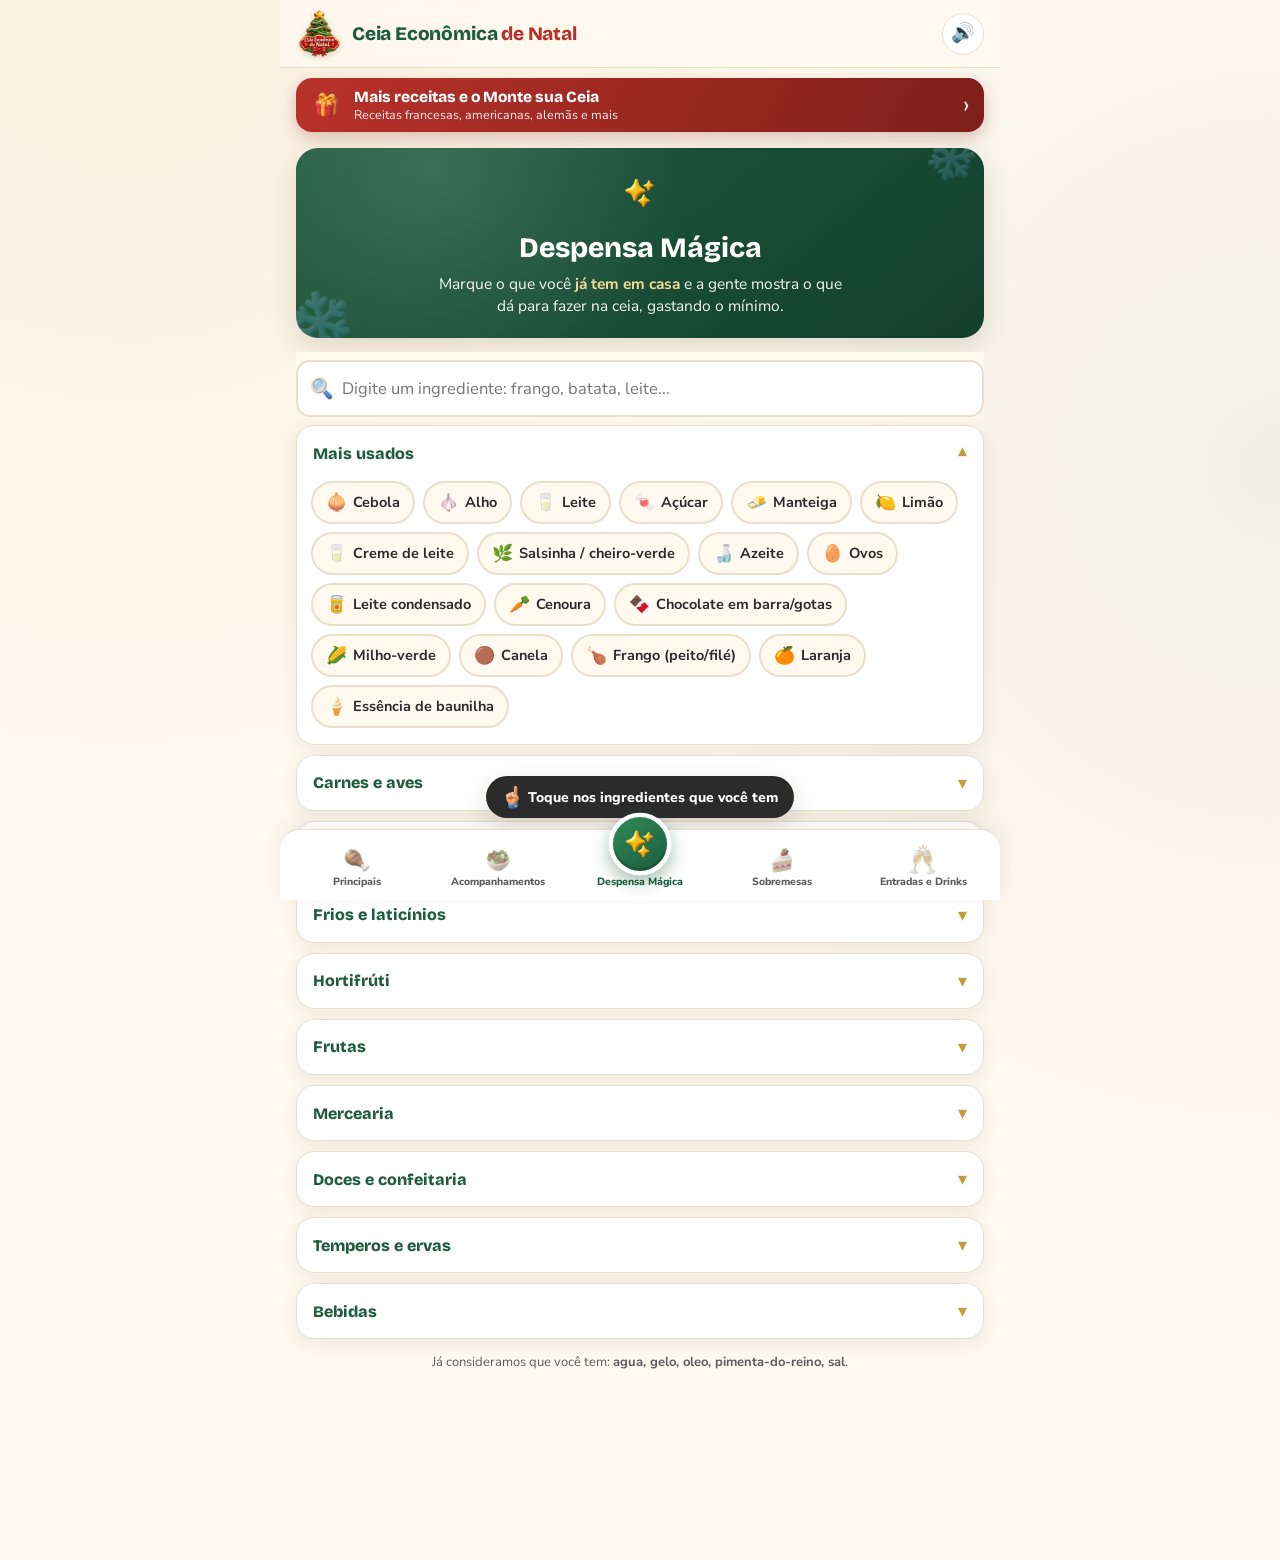
<file: index.html>
<!DOCTYPE html>
<html lang="pt-BR">
<head>
<meta charset="utf-8">
<meta name="viewport" content="width=device-width, initial-scale=1, viewport-fit=cover">
<title>Ceia Econômica de Natal</title>
<meta name="description" content="Receitas de Natal e a Despensa Mágica: diga o que tem em casa e descubra o que dá para fazer.">
<meta name="theme-color" content="#1E5B3F">
<meta name="apple-mobile-web-app-capable" content="yes">
<meta name="apple-mobile-web-app-status-bar-style" content="black-translucent">
<meta name="apple-mobile-web-app-title" content="Ceia de Natal">
<link rel="manifest" href="manifest.webmanifest">
<link rel="icon" href="img/icons/favicon-64.png">
<link rel="apple-touch-icon" href="img/icons/apple-touch-icon.png">
<link rel="preload" as="font" type="font/woff2" href="fonts/bricolage-800.woff2" crossorigin>
<link rel="preload" as="font" type="font/woff2" href="fonts/nunito-sans.woff2" crossorigin>
<link rel="stylesheet" href="css/app.css">
</head>
<body>
<div id="app">
  <header class="topo">
    <div class="topo-marca">
      <img class="topo-logo" src="img/logo.webp" alt="" width="46" height="47">
      <div>
        <h1>Ceia Econômica <span>de Natal</span></h1>
      </div>
    </div>
    <button class="btn-icone" id="btnSom" aria-label="Desligar sons" title="Sons">🔊</button>
  </header>
  <a class="faixa-extras" id="faixaExtras" href="#/extras"></a>

  <main id="tela" tabindex="-1"></main>

  <nav class="abas" aria-label="Seções">
    <a href="#/principais" data-aba="principais"><span class="ab-ic"><img src="img/ui-web/coxa.webp" alt="" draggable="false"></span><span class="ab-tx">Principais</span></a>
    <a href="#/acompanhamentos" data-aba="acompanhamentos"><span class="ab-ic"><img src="img/ui-web/salada.webp" alt="" draggable="false"></span><span class="ab-tx">Acompanha&shy;mentos</span></a>
    <a href="#/despensa" data-aba="despensa" class="aba-magica"><span class="ab-ic"><img src="img/ui-web/brilho.webp" alt="" draggable="false"></span><span class="ab-tx">Despensa Mágica</span></a>
    <a href="#/sobremesas" data-aba="sobremesas"><span class="ab-ic"><img src="img/ui-web/bolo.webp" alt="" draggable="false"></span><span class="ab-tx">Sobremesas</span></a>
    <a href="#/entradas" data-aba="entradas"><span class="ab-ic"><img src="img/ui-web/tacas.webp" alt="" draggable="false"></span><span class="ab-tx">Entradas e Drinks</span></a>
  </nav>
</div>

<div id="receita" class="folha" role="dialog" aria-modal="true" aria-hidden="true"></div>
<div id="aviso" class="aviso" role="status" aria-live="polite"></div>

<script src="data/receitas.js"></script>
<script src="js/sons.js"></script>
<script src="js/produtos.js"></script>
<script src="js/codigos.js"></script>
<script src="js/app.js"></script>
</body>
</html>
</file>
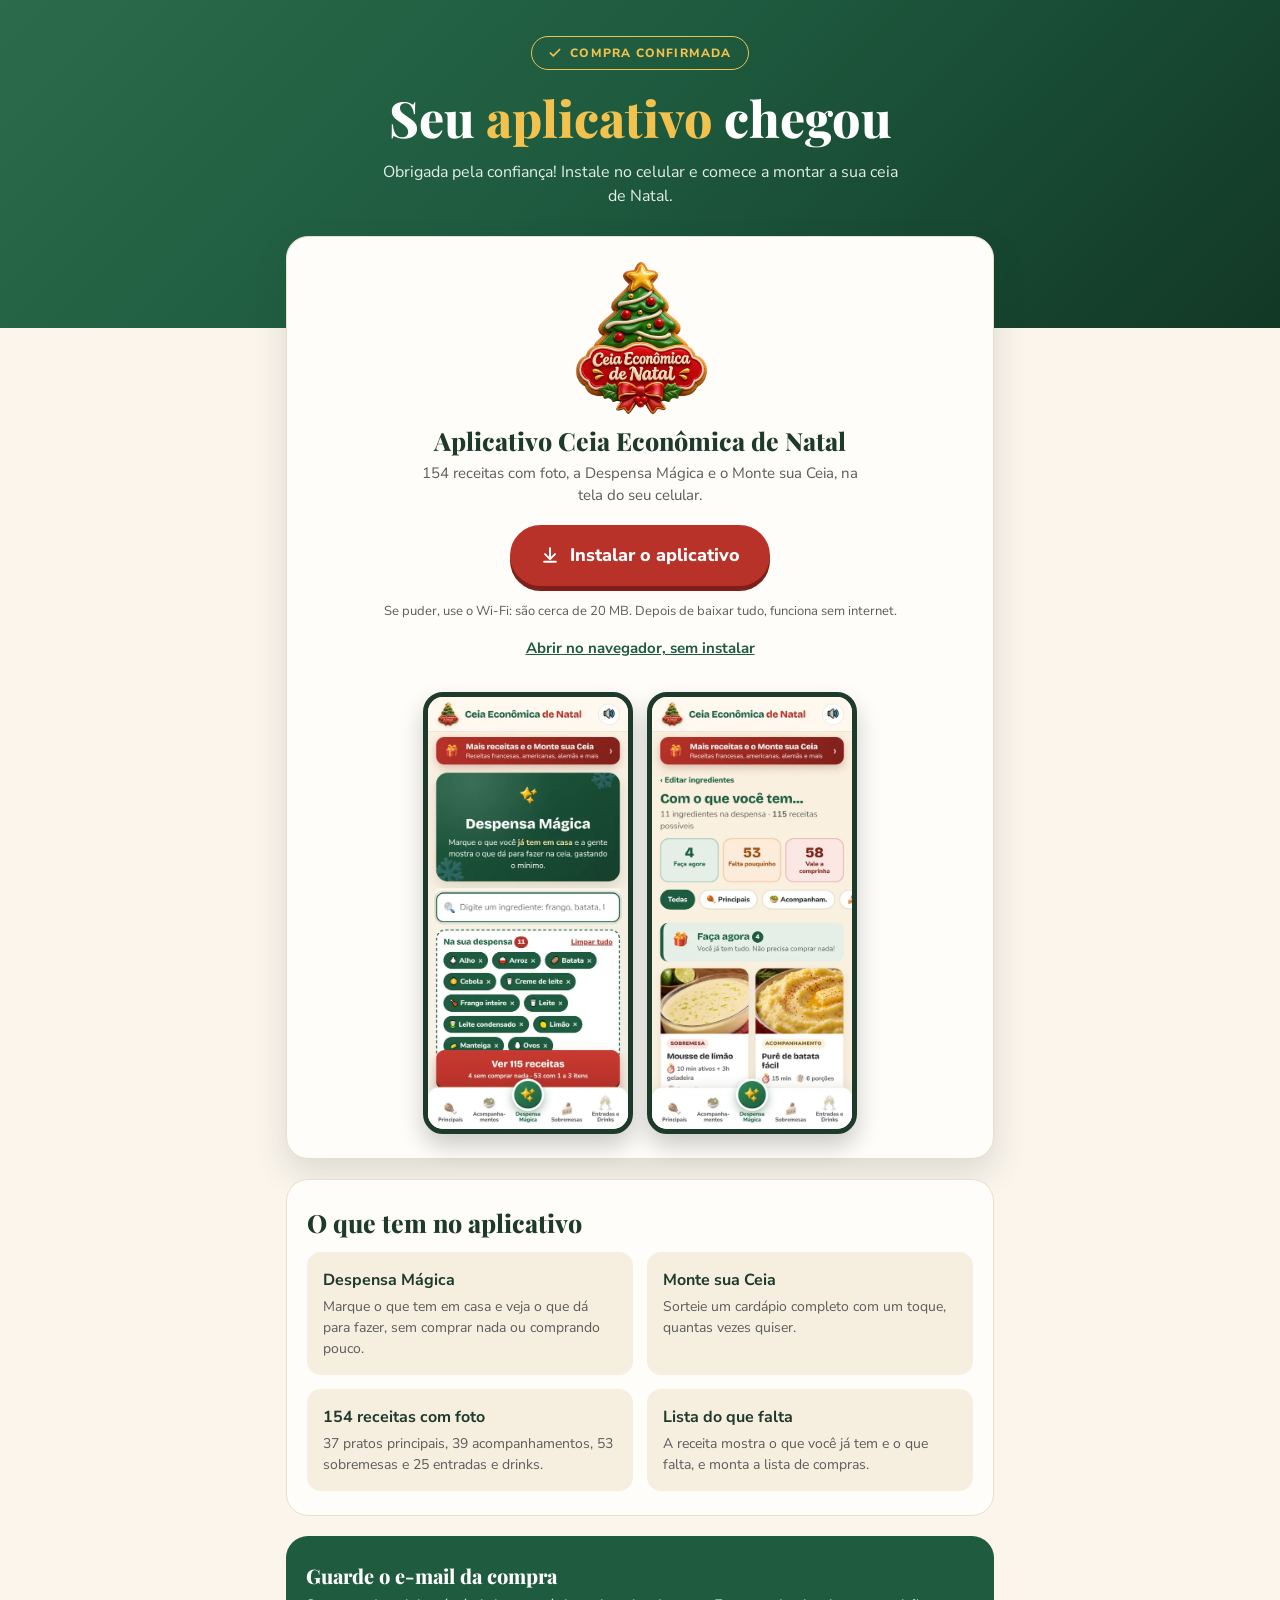
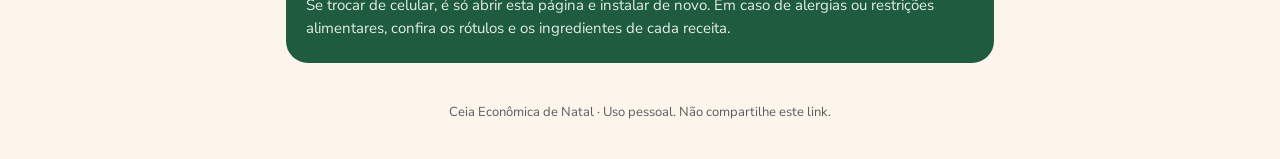
<file: obrigado/index.html>
<!doctype html>
<html lang="pt-BR">
<head>
<meta charset="utf-8">
<meta name="viewport" content="width=device-width, initial-scale=1">
<meta name="robots" content="noindex, nofollow">
<meta name="theme-color" content="#1E5B3F">
<meta name="apple-mobile-web-app-capable" content="yes">
<meta name="apple-mobile-web-app-title" content="Ceia de Natal">
<title>Compra confirmada · Aplicativo Ceia Econômica de Natal</title>
<link rel="manifest" href="/manifest.webmanifest">
<link rel="icon" href="/img/icons/favicon-64.png">
<link rel="apple-touch-icon" href="/img/icons/apple-touch-icon.png">
<link rel="preconnect" href="https://fonts.googleapis.com">
<link rel="preconnect" href="https://fonts.gstatic.com" crossorigin>
<link href="https://fonts.googleapis.com/css2?family=Playfair+Display:wght@700;800&family=Nunito+Sans:opsz,wght@6..12,400;6..12,600;6..12,700;6..12,800&display=swap" rel="stylesheet">
<style>
*{box-sizing:border-box}
[hidden]{display:none!important}
body{margin:0;background:#FBF5EC;font-family:'Nunito Sans',system-ui,sans-serif;color:#2B2B2B;line-height:1.5}
.topo{background:linear-gradient(135deg,#2C6B4B 0%,#1E5B3F 45%,#123826 100%);color:#fff;padding:36px 20px 120px;text-align:center}
.selo{display:inline-flex;align-items:center;gap:8px;border:1.5px solid #F2C14E;color:#F2C14E;border-radius:999px;padding:7px 16px;font-size:12px;font-weight:800;letter-spacing:.1em;text-transform:uppercase}
h1{font-family:'Playfair Display',Georgia,serif;font-weight:800;font-size:clamp(30px,6vw,50px);line-height:1.12;margin:20px auto 14px;max-width:720px}
h1 span{color:#F2C14E}
.topo p{margin:0 auto;max-width:520px;font-size:16px;color:#E4EEE8}
main{max-width:740px;margin:-92px auto 0;padding:0 16px 32px;display:flex;flex-direction:column;gap:20px}
.card{background:#FFFDF9;border:1px solid #EADFCB;border-radius:22px;padding:24px 20px}
h2{font-family:'Playfair Display',Georgia,serif;font-weight:800;color:#1E3A2B;margin:4px 0 6px;font-size:25px;line-height:1.2}
.app{text-align:center;box-shadow:0 14px 34px rgba(30,60,40,.14)}
.app .logo{width:150px;height:auto}
.app>p{margin:0 auto 18px;max-width:460px;color:#5C5C5C;font-size:15px}
.baixar{font:inherit;cursor:pointer;border:0;display:inline-flex;align-items:center;gap:10px;background:#B8322A;color:#fff;text-decoration:none;font-weight:800;font-size:18px;padding:17px 30px;border-radius:999px;box-shadow:0 5px 0 #7E1F19;position:relative;overflow:hidden}
.baixar:hover{background:#A52C25}
.baixar:active{transform:translateY(3px);box-shadow:0 2px 0 #7E1F19}
.baixar::after{content:"";position:absolute;top:0;left:-75%;width:45%;height:100%;background:linear-gradient(100deg,rgba(255,255,255,0),rgba(255,255,255,.5),rgba(255,255,255,0));transform:skewX(-20deg);animation:brilho 4s ease-in-out infinite}
@keyframes brilho{0%{left:-75%}22%{left:130%}100%{left:130%}}
@media (prefers-reduced-motion:reduce){.baixar::after{animation:none}}
.nota{display:block;font-size:13px;color:#5C5C5C;margin-top:16px}
.usar{display:inline-block;margin-top:8px;padding:8px;font-size:15px;font-weight:700;color:#1E5B3F}
.guia{text-align:left;background:#E3EFE7;border:2px solid #1E5B3F;border-radius:16px;padding:16px;margin:22px auto 0;max-width:480px}
.guia b.t{display:block;font-size:17px;color:#1E3A2B;margin-bottom:6px}
.guia ol{margin:0;padding-left:22px}
.guia li{margin:7px 0}
.copiar{font:inherit;font-size:15px;font-weight:800;background:#fff;border:2px solid #1E5B3F;color:#1E5B3F;border-radius:12px;padding:10px 14px;margin-top:10px;width:100%;cursor:pointer}
.telas{display:flex;justify-content:center;gap:14px;margin-top:24px}
.telas img{width:44%;max-width:210px;height:auto;border-radius:20px;border:5px solid #1E3A2B;box-shadow:0 12px 24px rgba(0,0,0,.2)}
.duas{display:grid;grid-template-columns:repeat(auto-fit,minmax(260px,1fr));gap:14px;margin-top:14px}
.bloco{background:#F6EEDF;border-radius:14px;padding:16px}
.bloco b{display:block;color:#1E3A2B;font-size:16px;margin-bottom:4px}
.bloco small{display:block;font-size:14px;color:#5C5C5C}
.aviso{background:#1E5B3F;color:#fff;border:0}
.aviso h2{color:#fff;font-size:20px}
.aviso p{margin:0;color:#E4EEE8;font-size:15px}
footer{text-align:center;font-size:13px;color:#5C5C5C;padding:8px 20px 36px}
</style>
</head>
<body>

<header class="topo">
<span class="selo"><svg width="14" height="14" viewBox="0 0 24 24" fill="none" stroke="currentColor" stroke-width="3" stroke-linecap="round" stroke-linejoin="round" aria-hidden="true"><path d="M20 6L9 17l-5-5"/></svg>Compra confirmada</span>
<h1>Seu <span>aplicativo</span> chegou</h1>
<p>Obrigada pela confiança! Instale no celular e comece a montar a sua ceia de Natal.</p>
</header>

<main>

<section class="card app">
<img class="logo" src="/img/logo.webp" width="469" height="480" alt="">
<h2>Aplicativo Ceia Econômica de Natal</h2>
<p>154 receitas com foto, a Despensa Mágica e o Monte sua Ceia, na tela do seu celular.</p>
<button class="baixar" id="instalar" type="button"><svg width="20" height="20" viewBox="0 0 24 24" fill="none" stroke="currentColor" stroke-width="2.4" stroke-linecap="round" stroke-linejoin="round" aria-hidden="true"><path d="M12 4v12M6 11l6 6 6-6M5 20h14"/></svg><span>Instalar o aplicativo</span></button>
<div class="guia" id="guia" hidden aria-live="polite"></div>
<span class="nota">Se puder, use o Wi-Fi: são cerca de 20 MB. Depois de baixar tudo, funciona sem internet.</span>
<a class="usar" href="/">Abrir no navegador, sem instalar</a>
<div class="telas"><img src="/obrigado/tela-despensa.webp" width="480" height="1039" alt="Tela da Despensa Mágica"><img src="/obrigado/tela-resultados.webp" width="480" height="1039" alt="Receitas que dá para fazer com o que tem em casa"></div>
</section>

<section class="card">
<h2>O que tem no aplicativo</h2>
<div class="duas">
<div class="bloco"><b>Despensa Mágica</b><small>Marque o que tem em casa e veja o que dá para fazer, sem comprar nada ou comprando pouco.</small></div>
<div class="bloco"><b>Monte sua Ceia</b><small>Sorteie um cardápio completo com um toque, quantas vezes quiser.</small></div>
<div class="bloco"><b>154 receitas com foto</b><small>37 pratos principais, 39 acompanhamentos, 53 sobremesas e 25 entradas e drinks.</small></div>
<div class="bloco"><b>Lista do que falta</b><small>A receita mostra o que você já tem e o que falta, e monta a lista de compras.</small></div>
</div>
</section>

<section class="card aviso">
<h2>Guarde o e-mail da compra</h2>
<p>Se trocar de celular, é só abrir esta página e instalar de novo. Em caso de alergias ou restrições alimentares, confira os rótulos e os ingredientes de cada receita.</p>
</section>

</main>

<footer>Ceia Econômica de Natal · Uso pessoal. Não compartilhe este link.</footer>

<script>
(function () {
  var UA = navigator.userAgent;
  var IOS = /iPhone|iPad|iPod/.test(UA) || (navigator.platform === 'MacIntel' && navigator.maxTouchPoints > 1);
  var ANDROID = /Android/.test(UA);
  var DENTRO = /Instagram|FBAN|FBAV|FB_IAB|TikTok|musical_ly/i.test(UA) || (ANDROID && /; wv\)/.test(UA)) ||
    (IOS && !/Safari\//.test(UA));
  var bt = document.getElementById('instalar'), guia = document.getElementById('guia'), pedido = null;

  function mostrar(titulo, passos, copiar) {
    guia.innerHTML = '<b class="t">' + titulo + '</b>' + (passos.length ? '<ol><li>' + passos.join('</li><li>') + '</li></ol>' : '') +
      (copiar ? '<button class="copiar" type="button">Copiar o link desta página</button>' : '');
    guia.hidden = false;
    var c = guia.querySelector('.copiar');
    if (c) c.addEventListener('click', function () {
      var falhou = function () { c.textContent = location.origin + '/obrigado'; };
      if (!navigator.clipboard) return falhou();
      navigator.clipboard.writeText(location.origin + '/obrigado').then(function () { c.textContent = 'Link copiado!'; }, falhou);
    });
    guia.scrollIntoView({ behavior: 'smooth', block: 'center' });
  }

  function ensinar() {
    if (DENTRO) return mostrar('Abra no navegador para instalar', [
      'Toque nos <b>três pontinhos</b> ou no ícone de navegador desta tela.',
      'Escolha <b>Abrir no ' + (IOS ? 'Safari' : 'Chrome') + '</b>.',
      'Na página que abrir, toque em <b>Instalar o aplicativo</b>.'], true);
    if (IOS) return mostrar('Falta pouco! No iPhone é assim:', [
      'Toque em <b>Compartilhar</b> (o quadrado com a seta para cima). Se não aparecer, toque antes nos <b>três pontinhos</b>.',
      'Role e toque em <b>Adicionar à Tela de Início</b>.',
      'Se aparecer <b>Abrir como App da Web</b>, deixe ligado.',
      'Toque em <b>Adicionar</b>. Pronto!',
      'Abra o app no Wi-Fi na primeira vez.'], false);
    if (ANDROID) return mostrar('Falta pouco! No Android é assim:', [
      'Toque nos <b>três pontinhos</b> do navegador.',
      'Toque em <b>Instalar app</b> ou <b>Adicionar à tela inicial</b>.',
      'Confirme em <b>Instalar</b>. Pronto!'], false);
    mostrar('Abra esta página no celular', [
      'Copie o link abaixo e envie para o seu celular, ou abra por lá o e-mail da compra.',
      'No celular, toque em <b>Instalar o aplicativo</b>.'], true);
  }

  window.addEventListener('beforeinstallprompt', function (e) { e.preventDefault(); pedido = e; });
  window.addEventListener('appinstalled', function () {
    bt.hidden = true;
    mostrar('Aplicativo instalado!', ['Procure a árvore da Ceia de Natal na tela do seu celular e toque para abrir.'], false);
  });
  bt.addEventListener('click', function () {
    if (!pedido) return ensinar();
    var p = pedido; pedido = null;
    p.prompt();
  });
  if ('serviceWorker' in navigator) window.addEventListener('load', function () { navigator.serviceWorker.register('/sw.js').catch(function () {}); });
})();
</script>
</body>
</html>
</file>
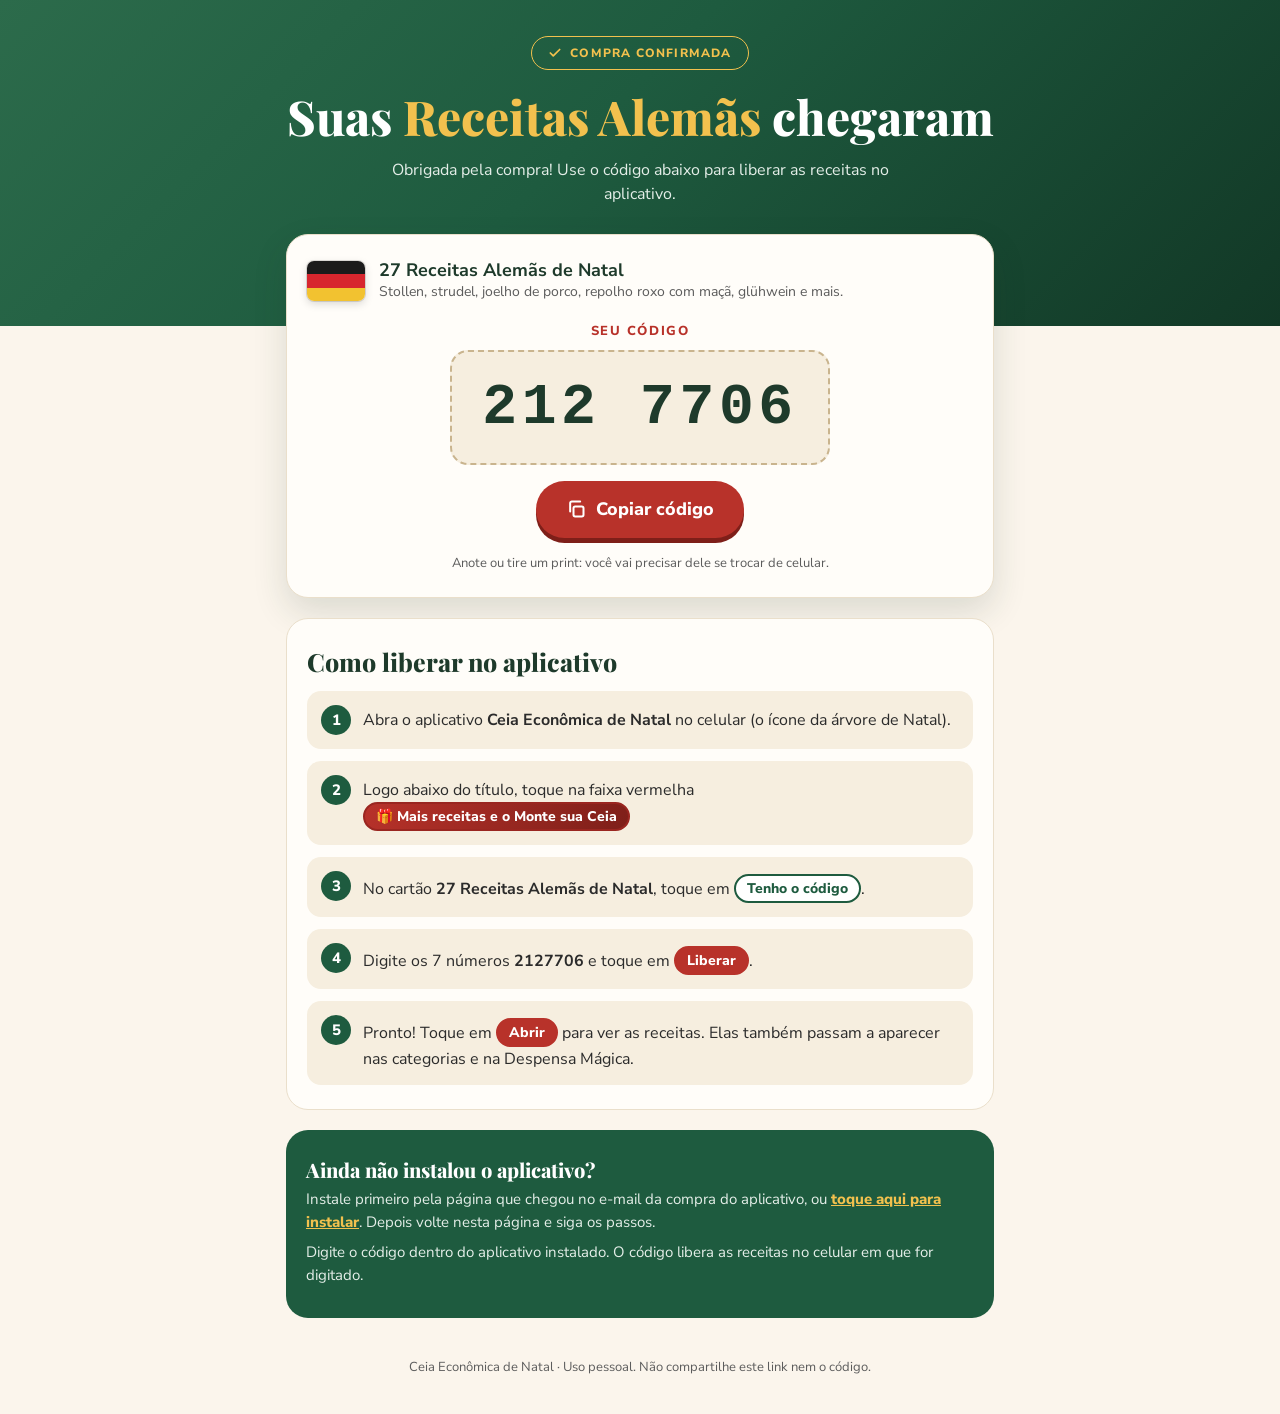
<file: extras/alemas-t3y6jei/index.html>
<!doctype html>
<html lang="pt-BR">
<head>
<meta charset="utf-8">
<meta name="viewport" content="width=device-width, initial-scale=1">
<meta name="robots" content="noindex, nofollow">
<meta name="referrer" content="no-referrer">
<meta name="theme-color" content="#1E5B3F">
<title>Compra confirmada · 27 Receitas Alemãs de Natal</title>
<link rel="icon" href="/img/icons/favicon-64.png">
<link rel="preconnect" href="https://fonts.googleapis.com">
<link rel="preconnect" href="https://fonts.gstatic.com" crossorigin>
<link href="https://fonts.googleapis.com/css2?family=Playfair+Display:wght@700;800&family=Nunito+Sans:opsz,wght@6..12,400;6..12,600;6..12,700;6..12,800&display=swap" rel="stylesheet">
<style>
*{box-sizing:border-box}
body{margin:0;background:#FBF5EC;font-family:'Nunito Sans',system-ui,sans-serif;color:#2B2B2B;line-height:1.5}
.topo{background:linear-gradient(135deg,#2C6B4B 0%,#1E5B3F 45%,#123826 100%);color:#fff;padding:36px 20px 120px;text-align:center}
.selo{display:inline-flex;align-items:center;gap:8px;border:1.5px solid #F2C14E;color:#F2C14E;border-radius:999px;padding:7px 16px;font-size:12px;font-weight:800;letter-spacing:.1em;text-transform:uppercase}
h1{font-family:'Playfair Display',Georgia,serif;font-weight:800;font-size:clamp(30px,6vw,48px);line-height:1.12;margin:20px auto 14px;max-width:720px}
h1 span{color:#F2C14E}
.topo p{margin:0 auto;max-width:520px;font-size:16px;color:#E4EEE8}
main{max-width:740px;margin:-92px auto 0;padding:0 16px 32px;display:flex;flex-direction:column;gap:20px}
.card{background:#FFFDF9;border:1px solid #EADFCB;border-radius:22px;padding:24px 20px}
h2{font-family:'Playfair Display',Georgia,serif;font-weight:800;color:#1E3A2B;margin:4px 0 6px;font-size:25px;line-height:1.2}
.pacote{display:flex;align-items:center;gap:14px;text-align:left;margin-bottom:20px}
.bandeira{flex:none;width:58px;height:40px;border-radius:7px;background:linear-gradient(#1B1B1B 33.3%,#D7262E 33.3% 66.6%,#F2C230 66.6%);box-shadow:0 0 0 1px rgba(0,0,0,.12),0 3px 8px rgba(0,0,0,.15)}
.pacote b{display:block;font-size:18px;color:#1E3A2B;line-height:1.25}
.pacote small{display:block;font-size:14px;color:#5C5C5C}
.cod{text-align:center;box-shadow:0 14px 34px rgba(30,60,40,.14)}
.rotulo{font-size:13px;font-weight:800;letter-spacing:.12em;text-transform:uppercase;color:#B8322A}
.codigo{font-family:ui-monospace,'Cascadia Mono',Menlo,Consolas,monospace;font-size:clamp(40px,12vw,58px);font-weight:800;letter-spacing:.08em;color:#1E3A2B;background:#F6EEDF;border:2px dashed #C9B48E;border-radius:18px;padding:12px 10px;margin:8px auto 16px;max-width:380px;user-select:all;-webkit-user-select:all}
.copiar{font:inherit;cursor:pointer;border:0;display:inline-flex;align-items:center;gap:10px;background:#B8322A;color:#fff;font-weight:800;font-size:18px;padding:15px 30px;border-radius:999px;box-shadow:0 5px 0 #7E1F19}
.copiar:active{transform:translateY(3px);box-shadow:0 2px 0 #7E1F19}
.copiar.ok{background:#1E5B3F;box-shadow:0 5px 0 #123826}
.nota{display:block;font-size:13px;color:#5C5C5C;margin-top:16px}
ol.passos{list-style:none;counter-reset:p;margin:14px 0 0;padding:0;display:flex;flex-direction:column;gap:12px}
ol.passos li{counter-increment:p;display:flex;gap:12px;align-items:flex-start;background:#F6EEDF;border-radius:14px;padding:14px}
ol.passos li::before{content:counter(p);flex:none;width:30px;height:30px;border-radius:50%;background:#1E5B3F;color:#fff;font-weight:800;display:grid;place-items:center;font-size:15px}
ol.passos li div{padding-top:3px}
.bt{display:inline-block;font-weight:800;font-size:14px;border-radius:999px;padding:2px 11px;white-space:nowrap;vertical-align:1px}
.bt.sec{border:2px solid #1E5B3F;color:#1E5B3F;background:#fff}
.bt.pri{background:#B8322A;color:#fff;border:2px solid #B8322A}
.bt.faixa{background:linear-gradient(120deg,#B8322A,#7E1F19);color:#fff;border:2px solid #9A2620;white-space:normal}
.aviso{background:#1E5B3F;color:#fff;border:0}
.aviso h2{color:#fff;font-size:20px}
.aviso p{margin:0 0 8px;color:#E4EEE8;font-size:15px}
.aviso a{color:#F2C14E;font-weight:800}
footer{text-align:center;font-size:13px;color:#5C5C5C;padding:8px 20px 36px}
</style>
</head>
<body>

<header class="topo">
<span class="selo"><svg width="14" height="14" viewBox="0 0 24 24" fill="none" stroke="currentColor" stroke-width="3" stroke-linecap="round" stroke-linejoin="round" aria-hidden="true"><path d="M20 6L9 17l-5-5"/></svg>Compra confirmada</span>
<h1>Suas <span>Receitas Alemãs</span> chegaram</h1>
<p>Obrigada pela compra! Use o código abaixo para liberar as receitas no aplicativo.</p>
</header>

<main>

<section class="card cod">
<div class="pacote"><span class="bandeira" aria-hidden="true"></span><span><b>27 Receitas Alemãs de Natal</b><small>Stollen, strudel, joelho de porco, repolho roxo com maçã, glühwein e mais.</small></span></div>
<div class="rotulo">Seu código</div>
<div class="codigo" id="codigo" aria-label="Código 2127706">212 7706</div>
<button class="copiar" id="copiar" type="button"><svg width="20" height="20" viewBox="0 0 24 24" fill="none" stroke="currentColor" stroke-width="2.4" stroke-linecap="round" stroke-linejoin="round" aria-hidden="true"><rect x="9" y="9" width="12" height="12" rx="2"/><path d="M5 15V5a2 2 0 0 1 2-2h10"/></svg><span>Copiar código</span></button>
<span class="nota">Anote ou tire um print: você vai precisar dele se trocar de celular.</span>
</section>

<section class="card">
<h2>Como liberar no aplicativo</h2>
<ol class="passos">
<li><div>Abra o aplicativo <b>Ceia Econômica de Natal</b> no celular (o ícone da árvore de Natal).</div></li>
<li><div>Logo abaixo do título, toque na faixa vermelha <span class="bt faixa">🎁 Mais receitas e o Monte sua Ceia</span></div></li>
<li><div>No cartão <b>27 Receitas Alemãs de Natal</b>, toque em <span class="bt sec">Tenho o código</span>.</div></li>
<li><div>Digite os 7 números <b>2127706</b> e toque em <span class="bt pri">Liberar</span>.</div></li>
<li><div>Pronto! Toque em <span class="bt pri">Abrir</span> para ver as receitas. Elas também passam a aparecer nas categorias e na Despensa Mágica.</div></li>
</ol>
</section>

<section class="card aviso">
<h2>Ainda não instalou o aplicativo?</h2>
<p>Instale primeiro pela página que chegou no e-mail da compra do aplicativo, ou <a href="/obrigado">toque aqui para instalar</a>. Depois volte nesta página e siga os passos.</p>
<p>Digite o código dentro do aplicativo instalado. O código libera as receitas no celular em que for digitado.</p>
</section>

</main>

<footer>Ceia Econômica de Natal · Uso pessoal. Não compartilhe este link nem o código.</footer>

<script>
(function () {
  var bt = document.getElementById('copiar'), txt = bt.querySelector('span'), COD = '2127706';
  function feito() { txt.textContent = 'Código copiado!'; bt.classList.add('ok'); setTimeout(function () { txt.textContent = 'Copiar código'; bt.classList.remove('ok'); }, 2500); }
  function reserva() {
    var t = document.createElement('textarea'); t.value = COD; t.setAttribute('readonly', ''); t.style.position = 'fixed'; t.style.opacity = '0';
    document.body.appendChild(t); t.select(); var ok = false; try { ok = document.execCommand('copy'); } catch (e) {}
    document.body.removeChild(t);
    if (ok) feito(); else { txt.textContent = 'Anote: ' + COD; }
  }
  bt.addEventListener('click', function () {
    if (navigator.clipboard && window.isSecureContext) navigator.clipboard.writeText(COD).then(feito, reserva); else reserva();
  });
})();
</script>
</body>
</html>
</file>
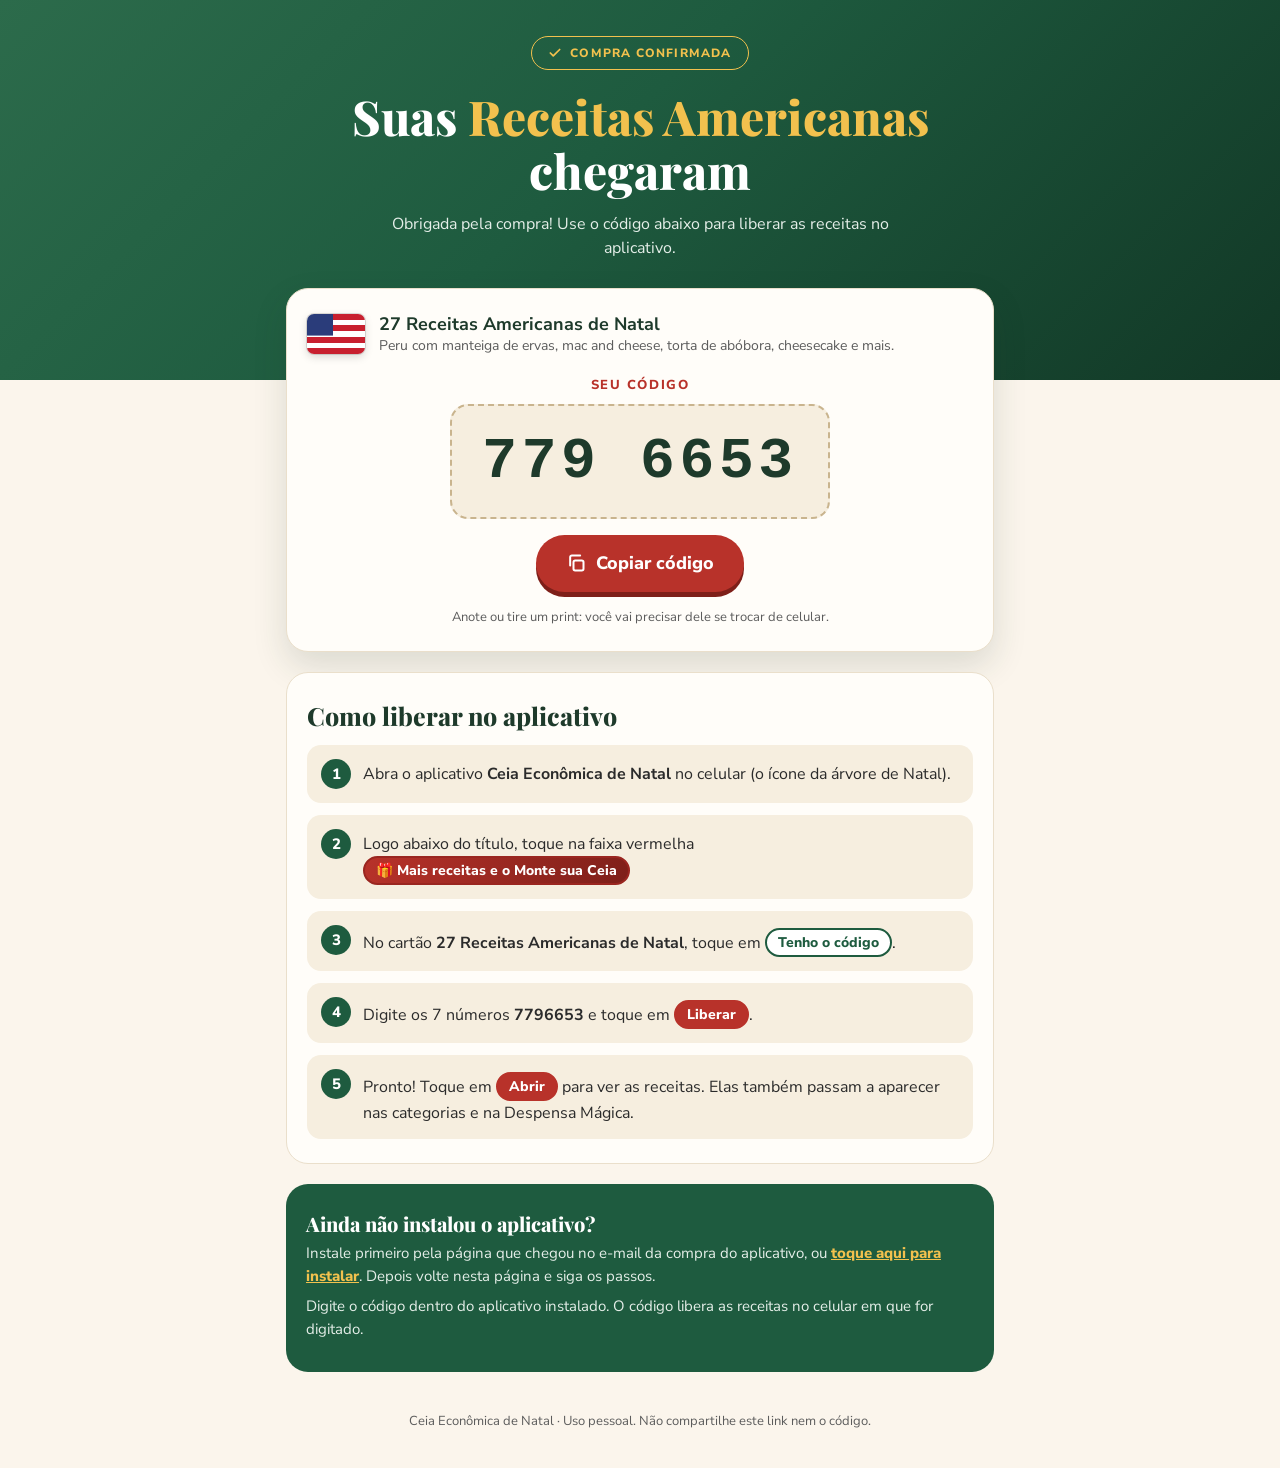
<file: extras/americanas-jgtbc54/index.html>
<!doctype html>
<html lang="pt-BR">
<head>
<meta charset="utf-8">
<meta name="viewport" content="width=device-width, initial-scale=1">
<meta name="robots" content="noindex, nofollow">
<meta name="referrer" content="no-referrer">
<meta name="theme-color" content="#1E5B3F">
<title>Compra confirmada · 27 Receitas Americanas de Natal</title>
<link rel="icon" href="/img/icons/favicon-64.png">
<link rel="preconnect" href="https://fonts.googleapis.com">
<link rel="preconnect" href="https://fonts.gstatic.com" crossorigin>
<link href="https://fonts.googleapis.com/css2?family=Playfair+Display:wght@700;800&family=Nunito+Sans:opsz,wght@6..12,400;6..12,600;6..12,700;6..12,800&display=swap" rel="stylesheet">
<style>
*{box-sizing:border-box}
body{margin:0;background:#FBF5EC;font-family:'Nunito Sans',system-ui,sans-serif;color:#2B2B2B;line-height:1.5}
.topo{background:linear-gradient(135deg,#2C6B4B 0%,#1E5B3F 45%,#123826 100%);color:#fff;padding:36px 20px 120px;text-align:center}
.selo{display:inline-flex;align-items:center;gap:8px;border:1.5px solid #F2C14E;color:#F2C14E;border-radius:999px;padding:7px 16px;font-size:12px;font-weight:800;letter-spacing:.1em;text-transform:uppercase}
h1{font-family:'Playfair Display',Georgia,serif;font-weight:800;font-size:clamp(30px,6vw,48px);line-height:1.12;margin:20px auto 14px;max-width:720px}
h1 span{color:#F2C14E}
.topo p{margin:0 auto;max-width:520px;font-size:16px;color:#E4EEE8}
main{max-width:740px;margin:-92px auto 0;padding:0 16px 32px;display:flex;flex-direction:column;gap:20px}
.card{background:#FFFDF9;border:1px solid #EADFCB;border-radius:22px;padding:24px 20px}
h2{font-family:'Playfair Display',Georgia,serif;font-weight:800;color:#1E3A2B;margin:4px 0 6px;font-size:25px;line-height:1.2}
.pacote{display:flex;align-items:center;gap:14px;text-align:left;margin-bottom:20px}
.bandeira{flex:none;width:58px;height:40px;border-radius:7px;background:linear-gradient(#2A3C7A,#2A3C7A) 0 0/45% 54% no-repeat,repeating-linear-gradient(#C8202F 0 14.3%,#fff 14.3% 28.6%);box-shadow:0 0 0 1px rgba(0,0,0,.12),0 3px 8px rgba(0,0,0,.15)}
.pacote b{display:block;font-size:18px;color:#1E3A2B;line-height:1.25}
.pacote small{display:block;font-size:14px;color:#5C5C5C}
.cod{text-align:center;box-shadow:0 14px 34px rgba(30,60,40,.14)}
.rotulo{font-size:13px;font-weight:800;letter-spacing:.12em;text-transform:uppercase;color:#B8322A}
.codigo{font-family:ui-monospace,'Cascadia Mono',Menlo,Consolas,monospace;font-size:clamp(40px,12vw,58px);font-weight:800;letter-spacing:.08em;color:#1E3A2B;background:#F6EEDF;border:2px dashed #C9B48E;border-radius:18px;padding:12px 10px;margin:8px auto 16px;max-width:380px;user-select:all;-webkit-user-select:all}
.copiar{font:inherit;cursor:pointer;border:0;display:inline-flex;align-items:center;gap:10px;background:#B8322A;color:#fff;font-weight:800;font-size:18px;padding:15px 30px;border-radius:999px;box-shadow:0 5px 0 #7E1F19}
.copiar:active{transform:translateY(3px);box-shadow:0 2px 0 #7E1F19}
.copiar.ok{background:#1E5B3F;box-shadow:0 5px 0 #123826}
.nota{display:block;font-size:13px;color:#5C5C5C;margin-top:16px}
ol.passos{list-style:none;counter-reset:p;margin:14px 0 0;padding:0;display:flex;flex-direction:column;gap:12px}
ol.passos li{counter-increment:p;display:flex;gap:12px;align-items:flex-start;background:#F6EEDF;border-radius:14px;padding:14px}
ol.passos li::before{content:counter(p);flex:none;width:30px;height:30px;border-radius:50%;background:#1E5B3F;color:#fff;font-weight:800;display:grid;place-items:center;font-size:15px}
ol.passos li div{padding-top:3px}
.bt{display:inline-block;font-weight:800;font-size:14px;border-radius:999px;padding:2px 11px;white-space:nowrap;vertical-align:1px}
.bt.sec{border:2px solid #1E5B3F;color:#1E5B3F;background:#fff}
.bt.pri{background:#B8322A;color:#fff;border:2px solid #B8322A}
.bt.faixa{background:linear-gradient(120deg,#B8322A,#7E1F19);color:#fff;border:2px solid #9A2620;white-space:normal}
.aviso{background:#1E5B3F;color:#fff;border:0}
.aviso h2{color:#fff;font-size:20px}
.aviso p{margin:0 0 8px;color:#E4EEE8;font-size:15px}
.aviso a{color:#F2C14E;font-weight:800}
footer{text-align:center;font-size:13px;color:#5C5C5C;padding:8px 20px 36px}
</style>
</head>
<body>

<header class="topo">
<span class="selo"><svg width="14" height="14" viewBox="0 0 24 24" fill="none" stroke="currentColor" stroke-width="3" stroke-linecap="round" stroke-linejoin="round" aria-hidden="true"><path d="M20 6L9 17l-5-5"/></svg>Compra confirmada</span>
<h1>Suas <span>Receitas Americanas</span> chegaram</h1>
<p>Obrigada pela compra! Use o código abaixo para liberar as receitas no aplicativo.</p>
</header>

<main>

<section class="card cod">
<div class="pacote"><span class="bandeira" aria-hidden="true"></span><span><b>27 Receitas Americanas de Natal</b><small>Peru com manteiga de ervas, mac and cheese, torta de abóbora, cheesecake e mais.</small></span></div>
<div class="rotulo">Seu código</div>
<div class="codigo" id="codigo" aria-label="Código 7796653">779 6653</div>
<button class="copiar" id="copiar" type="button"><svg width="20" height="20" viewBox="0 0 24 24" fill="none" stroke="currentColor" stroke-width="2.4" stroke-linecap="round" stroke-linejoin="round" aria-hidden="true"><rect x="9" y="9" width="12" height="12" rx="2"/><path d="M5 15V5a2 2 0 0 1 2-2h10"/></svg><span>Copiar código</span></button>
<span class="nota">Anote ou tire um print: você vai precisar dele se trocar de celular.</span>
</section>

<section class="card">
<h2>Como liberar no aplicativo</h2>
<ol class="passos">
<li><div>Abra o aplicativo <b>Ceia Econômica de Natal</b> no celular (o ícone da árvore de Natal).</div></li>
<li><div>Logo abaixo do título, toque na faixa vermelha <span class="bt faixa">🎁 Mais receitas e o Monte sua Ceia</span></div></li>
<li><div>No cartão <b>27 Receitas Americanas de Natal</b>, toque em <span class="bt sec">Tenho o código</span>.</div></li>
<li><div>Digite os 7 números <b>7796653</b> e toque em <span class="bt pri">Liberar</span>.</div></li>
<li><div>Pronto! Toque em <span class="bt pri">Abrir</span> para ver as receitas. Elas também passam a aparecer nas categorias e na Despensa Mágica.</div></li>
</ol>
</section>

<section class="card aviso">
<h2>Ainda não instalou o aplicativo?</h2>
<p>Instale primeiro pela página que chegou no e-mail da compra do aplicativo, ou <a href="/obrigado">toque aqui para instalar</a>. Depois volte nesta página e siga os passos.</p>
<p>Digite o código dentro do aplicativo instalado. O código libera as receitas no celular em que for digitado.</p>
</section>

</main>

<footer>Ceia Econômica de Natal · Uso pessoal. Não compartilhe este link nem o código.</footer>

<script>
(function () {
  var bt = document.getElementById('copiar'), txt = bt.querySelector('span'), COD = '7796653';
  function feito() { txt.textContent = 'Código copiado!'; bt.classList.add('ok'); setTimeout(function () { txt.textContent = 'Copiar código'; bt.classList.remove('ok'); }, 2500); }
  function reserva() {
    var t = document.createElement('textarea'); t.value = COD; t.setAttribute('readonly', ''); t.style.position = 'fixed'; t.style.opacity = '0';
    document.body.appendChild(t); t.select(); var ok = false; try { ok = document.execCommand('copy'); } catch (e) {}
    document.body.removeChild(t);
    if (ok) feito(); else { txt.textContent = 'Anote: ' + COD; }
  }
  bt.addEventListener('click', function () {
    if (navigator.clipboard && window.isSecureContext) navigator.clipboard.writeText(COD).then(feito, reserva); else reserva();
  });
})();
</script>
</body>
</html>
</file>
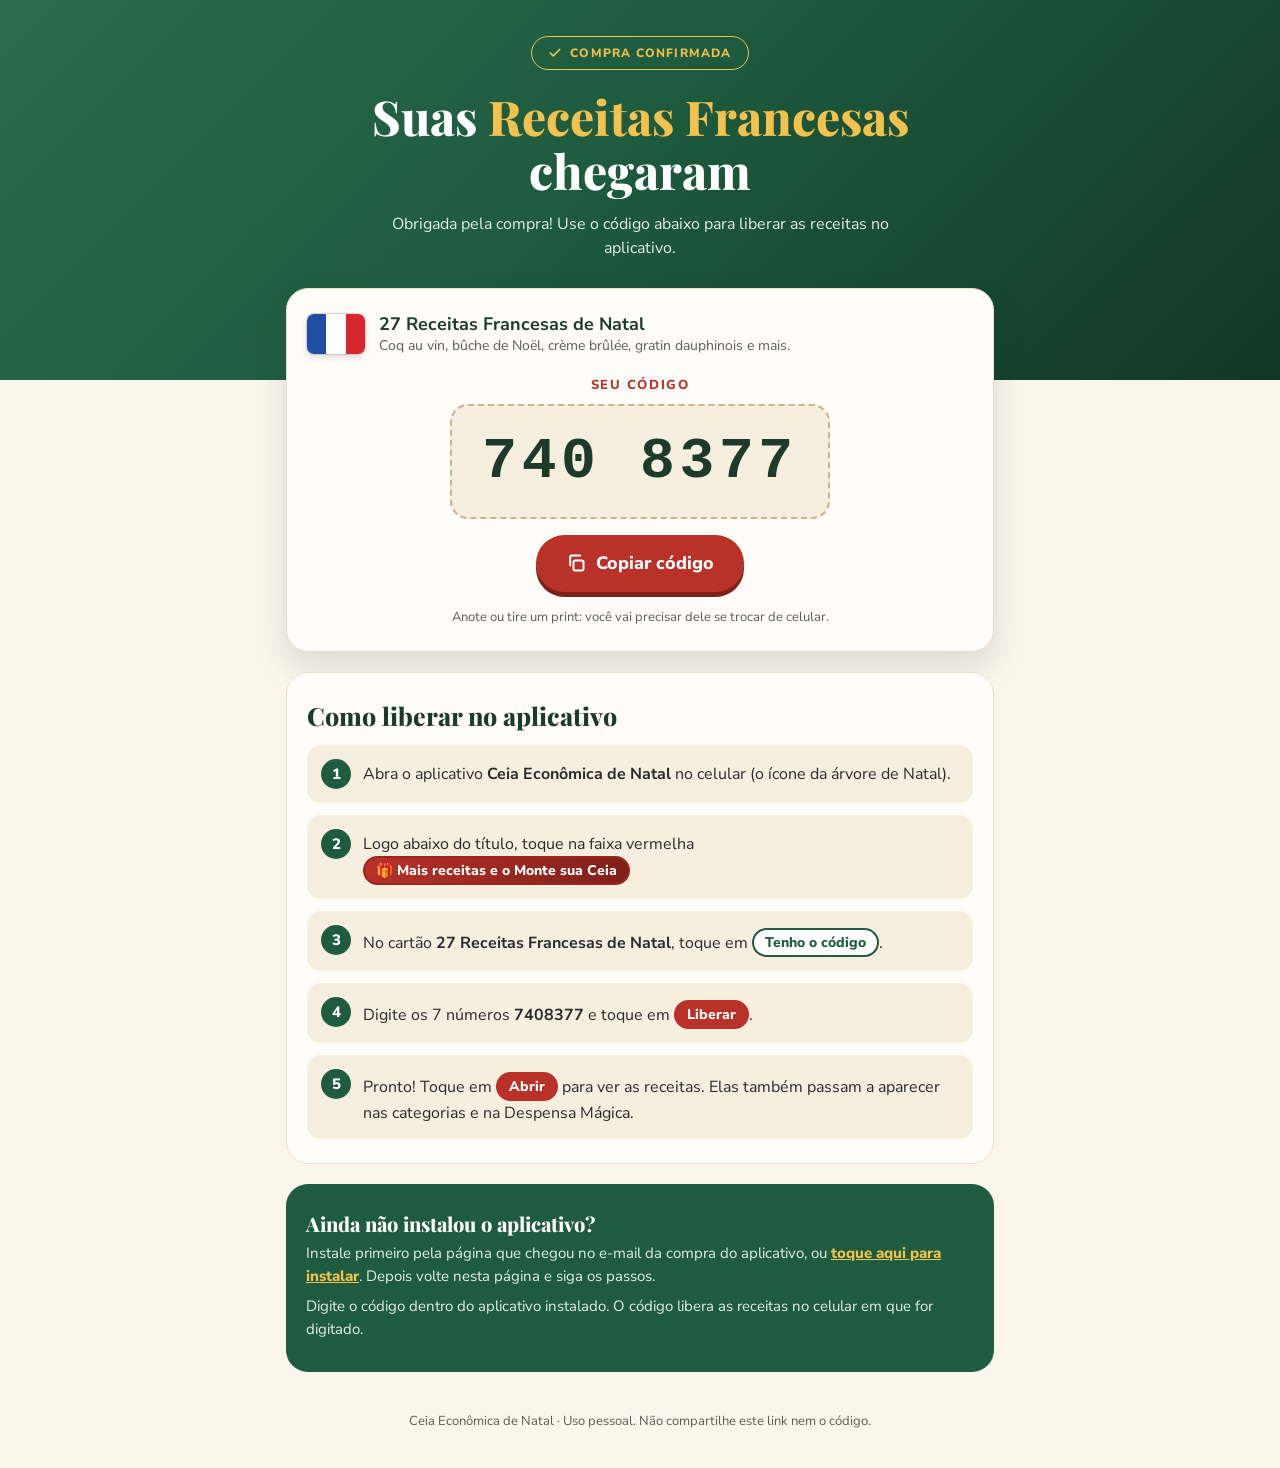
<file: extras/francesas-w4k3sxr/index.html>
<!doctype html>
<html lang="pt-BR">
<head>
<meta charset="utf-8">
<meta name="viewport" content="width=device-width, initial-scale=1">
<meta name="robots" content="noindex, nofollow">
<meta name="referrer" content="no-referrer">
<meta name="theme-color" content="#1E5B3F">
<title>Compra confirmada · 27 Receitas Francesas de Natal</title>
<link rel="icon" href="/img/icons/favicon-64.png">
<link rel="preconnect" href="https://fonts.googleapis.com">
<link rel="preconnect" href="https://fonts.gstatic.com" crossorigin>
<link href="https://fonts.googleapis.com/css2?family=Playfair+Display:wght@700;800&family=Nunito+Sans:opsz,wght@6..12,400;6..12,600;6..12,700;6..12,800&display=swap" rel="stylesheet">
<style>
*{box-sizing:border-box}
body{margin:0;background:#FBF5EC;font-family:'Nunito Sans',system-ui,sans-serif;color:#2B2B2B;line-height:1.5}
.topo{background:linear-gradient(135deg,#2C6B4B 0%,#1E5B3F 45%,#123826 100%);color:#fff;padding:36px 20px 120px;text-align:center}
.selo{display:inline-flex;align-items:center;gap:8px;border:1.5px solid #F2C14E;color:#F2C14E;border-radius:999px;padding:7px 16px;font-size:12px;font-weight:800;letter-spacing:.1em;text-transform:uppercase}
h1{font-family:'Playfair Display',Georgia,serif;font-weight:800;font-size:clamp(30px,6vw,48px);line-height:1.12;margin:20px auto 14px;max-width:720px}
h1 span{color:#F2C14E}
.topo p{margin:0 auto;max-width:520px;font-size:16px;color:#E4EEE8}
main{max-width:740px;margin:-92px auto 0;padding:0 16px 32px;display:flex;flex-direction:column;gap:20px}
.card{background:#FFFDF9;border:1px solid #EADFCB;border-radius:22px;padding:24px 20px}
h2{font-family:'Playfair Display',Georgia,serif;font-weight:800;color:#1E3A2B;margin:4px 0 6px;font-size:25px;line-height:1.2}
.pacote{display:flex;align-items:center;gap:14px;text-align:left;margin-bottom:20px}
.bandeira{flex:none;width:58px;height:40px;border-radius:7px;background:linear-gradient(90deg,#1F4FA3 33.3%,#fff 33.3% 66.6%,#D7262E 66.6%);box-shadow:0 0 0 1px rgba(0,0,0,.12),0 3px 8px rgba(0,0,0,.15)}
.pacote b{display:block;font-size:18px;color:#1E3A2B;line-height:1.25}
.pacote small{display:block;font-size:14px;color:#5C5C5C}
.cod{text-align:center;box-shadow:0 14px 34px rgba(30,60,40,.14)}
.rotulo{font-size:13px;font-weight:800;letter-spacing:.12em;text-transform:uppercase;color:#B8322A}
.codigo{font-family:ui-monospace,'Cascadia Mono',Menlo,Consolas,monospace;font-size:clamp(40px,12vw,58px);font-weight:800;letter-spacing:.08em;color:#1E3A2B;background:#F6EEDF;border:2px dashed #C9B48E;border-radius:18px;padding:12px 10px;margin:8px auto 16px;max-width:380px;user-select:all;-webkit-user-select:all}
.copiar{font:inherit;cursor:pointer;border:0;display:inline-flex;align-items:center;gap:10px;background:#B8322A;color:#fff;font-weight:800;font-size:18px;padding:15px 30px;border-radius:999px;box-shadow:0 5px 0 #7E1F19}
.copiar:active{transform:translateY(3px);box-shadow:0 2px 0 #7E1F19}
.copiar.ok{background:#1E5B3F;box-shadow:0 5px 0 #123826}
.nota{display:block;font-size:13px;color:#5C5C5C;margin-top:16px}
ol.passos{list-style:none;counter-reset:p;margin:14px 0 0;padding:0;display:flex;flex-direction:column;gap:12px}
ol.passos li{counter-increment:p;display:flex;gap:12px;align-items:flex-start;background:#F6EEDF;border-radius:14px;padding:14px}
ol.passos li::before{content:counter(p);flex:none;width:30px;height:30px;border-radius:50%;background:#1E5B3F;color:#fff;font-weight:800;display:grid;place-items:center;font-size:15px}
ol.passos li div{padding-top:3px}
.bt{display:inline-block;font-weight:800;font-size:14px;border-radius:999px;padding:2px 11px;white-space:nowrap;vertical-align:1px}
.bt.sec{border:2px solid #1E5B3F;color:#1E5B3F;background:#fff}
.bt.pri{background:#B8322A;color:#fff;border:2px solid #B8322A}
.bt.faixa{background:linear-gradient(120deg,#B8322A,#7E1F19);color:#fff;border:2px solid #9A2620;white-space:normal}
.aviso{background:#1E5B3F;color:#fff;border:0}
.aviso h2{color:#fff;font-size:20px}
.aviso p{margin:0 0 8px;color:#E4EEE8;font-size:15px}
.aviso a{color:#F2C14E;font-weight:800}
footer{text-align:center;font-size:13px;color:#5C5C5C;padding:8px 20px 36px}
</style>
</head>
<body>

<header class="topo">
<span class="selo"><svg width="14" height="14" viewBox="0 0 24 24" fill="none" stroke="currentColor" stroke-width="3" stroke-linecap="round" stroke-linejoin="round" aria-hidden="true"><path d="M20 6L9 17l-5-5"/></svg>Compra confirmada</span>
<h1>Suas <span>Receitas Francesas</span> chegaram</h1>
<p>Obrigada pela compra! Use o código abaixo para liberar as receitas no aplicativo.</p>
</header>

<main>

<section class="card cod">
<div class="pacote"><span class="bandeira" aria-hidden="true"></span><span><b>27 Receitas Francesas de Natal</b><small>Coq au vin, bûche de Noël, crème brûlée, gratin dauphinois e mais.</small></span></div>
<div class="rotulo">Seu código</div>
<div class="codigo" id="codigo" aria-label="Código 7408377">740 8377</div>
<button class="copiar" id="copiar" type="button"><svg width="20" height="20" viewBox="0 0 24 24" fill="none" stroke="currentColor" stroke-width="2.4" stroke-linecap="round" stroke-linejoin="round" aria-hidden="true"><rect x="9" y="9" width="12" height="12" rx="2"/><path d="M5 15V5a2 2 0 0 1 2-2h10"/></svg><span>Copiar código</span></button>
<span class="nota">Anote ou tire um print: você vai precisar dele se trocar de celular.</span>
</section>

<section class="card">
<h2>Como liberar no aplicativo</h2>
<ol class="passos">
<li><div>Abra o aplicativo <b>Ceia Econômica de Natal</b> no celular (o ícone da árvore de Natal).</div></li>
<li><div>Logo abaixo do título, toque na faixa vermelha <span class="bt faixa">🎁 Mais receitas e o Monte sua Ceia</span></div></li>
<li><div>No cartão <b>27 Receitas Francesas de Natal</b>, toque em <span class="bt sec">Tenho o código</span>.</div></li>
<li><div>Digite os 7 números <b>7408377</b> e toque em <span class="bt pri">Liberar</span>.</div></li>
<li><div>Pronto! Toque em <span class="bt pri">Abrir</span> para ver as receitas. Elas também passam a aparecer nas categorias e na Despensa Mágica.</div></li>
</ol>
</section>

<section class="card aviso">
<h2>Ainda não instalou o aplicativo?</h2>
<p>Instale primeiro pela página que chegou no e-mail da compra do aplicativo, ou <a href="/obrigado">toque aqui para instalar</a>. Depois volte nesta página e siga os passos.</p>
<p>Digite o código dentro do aplicativo instalado. O código libera as receitas no celular em que for digitado.</p>
</section>

</main>

<footer>Ceia Econômica de Natal · Uso pessoal. Não compartilhe este link nem o código.</footer>

<script>
(function () {
  var bt = document.getElementById('copiar'), txt = bt.querySelector('span'), COD = '7408377';
  function feito() { txt.textContent = 'Código copiado!'; bt.classList.add('ok'); setTimeout(function () { txt.textContent = 'Copiar código'; bt.classList.remove('ok'); }, 2500); }
  function reserva() {
    var t = document.createElement('textarea'); t.value = COD; t.setAttribute('readonly', ''); t.style.position = 'fixed'; t.style.opacity = '0';
    document.body.appendChild(t); t.select(); var ok = false; try { ok = document.execCommand('copy'); } catch (e) {}
    document.body.removeChild(t);
    if (ok) feito(); else { txt.textContent = 'Anote: ' + COD; }
  }
  bt.addEventListener('click', function () {
    if (navigator.clipboard && window.isSecureContext) navigator.clipboard.writeText(COD).then(feito, reserva); else reserva();
  });
})();
</script>
</body>
</html>
</file>
<file: css/app.css>
@font-face{font-family:'Bricolage Grotesque';font-weight:800;font-display:swap;src:url(../fonts/bricolage-800.woff2) format('woff2')}
@font-face{font-family:'Nunito Sans';font-weight:200 1000;font-display:swap;src:url(../fonts/nunito-sans.woff2) format('woff2')}

:root{
  --creme:#FFF9F0; --bege:#F4EADB; --bege-2:#EADFCB; --papel:#FFFFFF;
  --verde:#1E5B3F; --verde-esc:#143F2C; --verde-cl:#E3EFE7; --verde-vivo:#2E8B57;
  --vermelho:#B8322A; --vinho:#7E1F19; --vermelho-cl:#FBE7E4;
  --laranja:#E07A2E; --laranja-cl:#FDEBD9; --dourado:#C59A3D; --dourado-cl:#FBF2DD;
  --texto:#2B2B2B; --texto-2:#5C5C5C;
  --raio:18px; --sombra:0 6px 18px rgba(60,40,10,.08); --sombra-2:0 10px 28px rgba(60,40,10,.14);
  --titulo:'Bricolage Grotesque',system-ui,sans-serif;
  --corpo:'Nunito Sans',system-ui,-apple-system,'Segoe UI',sans-serif;
  --nav-h:68px;
}
*{box-sizing:border-box;-webkit-tap-highlight-color:transparent}
html{scroll-padding-top:70px}
body{margin:0;background:var(--creme);color:var(--texto);font-family:var(--corpo);font-size:16px;line-height:1.45;
  background-image:radial-gradient(circle at 10% 0,rgba(197,154,61,.10),transparent 40%),radial-gradient(circle at 100% 30%,rgba(30,91,63,.06),transparent 40%);
  min-height:100vh;overscroll-behavior-y:contain}
body.sem-rolagem{overflow:hidden}
button{font:inherit;color:inherit;cursor:pointer;border:0;background:none;padding:0}
h1,h2,h3,h4{font-family:var(--titulo);font-weight:800;margin:0;line-height:1.15;color:var(--verde)}
#app{max-width:720px;margin:0 auto;padding-bottom:calc(var(--nav-h) + 24px + env(safe-area-inset-bottom))}
#tela{padding:0 16px;outline:none}

/* ---------- topo */
.topo{position:sticky;top:0;z-index:20;display:flex;align-items:center;justify-content:space-between;gap:10px;
  padding:calc(10px + env(safe-area-inset-top)) 16px 10px;background:rgba(255,249,240,.92);backdrop-filter:blur(10px);-webkit-backdrop-filter:blur(10px);
  border-bottom:1px solid var(--bege-2)}
.topo-marca{display:flex;align-items:center;gap:10px}
.topo-logo{width:46px;height:auto;flex:none;filter:drop-shadow(0 2px 3px rgba(0,0,0,.18))}
.topo-icone{width:40px;height:40px;border-radius:12px;background:var(--verde);display:grid;place-items:center;font-size:22px;box-shadow:inset 0 -3px 0 rgba(0,0,0,.2)}
.topo h1{font-size:19px;letter-spacing:-.01em}
.topo h1 span{color:var(--vermelho)}
.btn-icone{width:42px;height:42px;border-radius:50%;background:var(--papel);border:1px solid var(--bege-2);font-size:19px;display:grid;place-items:center;transition:transform .15s}
.btn-icone:active{transform:scale(.9)}

/* ---------- navegação inferior */
.abas{position:fixed;left:0;right:0;bottom:0;z-index:30;display:grid;grid-template-columns:repeat(5,1fr);align-items:end;
  max-width:720px;margin:0 auto;padding:6px 6px calc(6px + env(safe-area-inset-bottom));background:var(--papel);
  border-top:1px solid var(--bege-2);box-shadow:0 -6px 20px rgba(60,40,10,.07);border-radius:20px 20px 0 0}
.abas a{display:flex;flex-direction:column;align-items:center;gap:2px;text-decoration:none;color:var(--texto-2);font-size:10.5px;font-weight:800;
  padding:6px 2px;border-radius:14px;text-align:center;line-height:1.1;transition:color .2s,background .2s,transform .15s}
.abas a:active{transform:scale(.92)}
.ab-ic{font-size:22px;line-height:1;filter:grayscale(.6);opacity:.8;transition:filter .2s,opacity .2s,transform .2s}
.abas a.on{color:var(--verde);background:var(--verde-cl)}
.abas a.on .ab-ic{filter:none;opacity:1;transform:translateY(-1px) scale(1.08)}
.abas .aba-magica{position:relative;margin-top:-26px;background:none!important}
.aba-magica .ab-ic{width:58px;height:58px;border-radius:50%;display:grid;place-items:center;font-size:27px;filter:none;opacity:1;
  background:linear-gradient(145deg,var(--vermelho),var(--vinho));box-shadow:0 6px 16px rgba(184,50,42,.35),inset 0 -3px 0 rgba(0,0,0,.18);border:4px solid var(--papel)}
.aba-magica.on .ab-ic{background:linear-gradient(145deg,var(--verde-vivo),var(--verde));box-shadow:0 6px 16px rgba(30,91,63,.4),inset 0 -3px 0 rgba(0,0,0,.18);transform:none}
.aba-magica.on{color:var(--verde)}

/* ---------- busca e chips gerais */
.busca{flex:1;display:flex;align-items:center;gap:8px;background:var(--papel);border:2px solid var(--bege-2);border-radius:14px;padding:0 12px;transition:border-color .2s,box-shadow .2s}
.busca:focus-within{border-color:var(--verde);box-shadow:0 0 0 4px rgba(30,91,63,.12)}
.busca input{flex:1;border:0;outline:0;background:none;font:inherit;font-size:16px;padding:12px 0;min-width:0;color:var(--texto)}
.busca.grande input{padding:15px 0;font-size:16.5px}
.bolha{display:inline-grid;place-items:center;min-width:22px;height:22px;padding:0 6px;border-radius:99px;background:var(--vermelho);color:#fff;font-family:var(--corpo);font-size:12px;font-weight:900;vertical-align:middle}
.link{color:var(--vermelho);font-weight:800;font-size:14px;text-decoration:underline}
.etiqueta{display:inline-block;font-size:11px;font-weight:900;letter-spacing:.04em;text-transform:uppercase;padding:3px 9px;border-radius:99px;background:var(--verde-cl);color:var(--verde)}
.et-sobremesa{background:var(--vermelho-cl);color:var(--vinho)}
.et-acompanhamento{background:var(--dourado-cl);color:#7A5A12}
.et-entrada{background:var(--laranja-cl);color:#9A4A10}
.et-bebida{background:#EDE6F6;color:#5A3D86}

/* ---------- categorias */
.cabeca-cat{display:flex;gap:14px;align-items:center;margin:16px 0 14px;padding:18px;border-radius:var(--raio);color:#fff;
  background:linear-gradient(135deg,var(--verde),var(--verde-esc));box-shadow:var(--sombra-2);position:relative;overflow:hidden}
.cabeca-cat::after{content:'';position:absolute;right:-30px;top:-30px;width:130px;height:130px;border-radius:50%;background:rgba(255,255,255,.07)}
.cabeca-cat.cat-sobremesas{background:linear-gradient(135deg,var(--vermelho),var(--vinho))}
.cabeca-cat.cat-acompanhamentos{background:linear-gradient(135deg,#C77A22,#9C5A12)}
.cabeca-cat.cat-entradas{background:linear-gradient(135deg,#6B4A9A,#4A2F73)}
.cabeca-cat h2{color:#fff;font-size:24px}
.cabeca-cat p{margin:4px 0 0;opacity:.92;font-size:14.5px}
.cc-emoji{font-size:40px;width:64px;height:64px;flex:none;display:grid;place-items:center;background:rgba(255,255,255,.16);border-radius:18px}
.barra-busca{display:flex;gap:8px;align-items:stretch}
.chip-fav{flex:none;padding:0 14px;border-radius:14px;background:var(--papel);border:2px solid var(--bege-2);font-weight:800;font-size:14px;color:var(--vermelho);transition:all .2s}
.chip-fav.on{background:var(--vermelho);border-color:var(--vermelho);color:#fff}
.segmento{display:flex;background:var(--bege);border-radius:14px;padding:4px;margin-top:10px}
.segmento button{flex:1;padding:9px 6px;border-radius:11px;font-weight:800;font-size:14px;color:var(--texto-2);transition:all .2s}
.segmento button.on{background:var(--papel);color:var(--verde);box-shadow:var(--sombra)}
.contagem{margin:12px 2px 8px;font-size:13px;font-weight:800;color:var(--texto-2);text-transform:uppercase;letter-spacing:.05em}

/* ---------- cartões */
.grade{display:grid;grid-template-columns:repeat(2,1fr);gap:12px}
@media(min-width:560px){.grade{grid-template-columns:repeat(3,1fr)}}
.cartao{display:flex;flex-direction:column;text-align:left;background:var(--papel);border-radius:var(--raio);overflow:hidden;box-shadow:var(--sombra);
  border:1px solid var(--bege-2);transition:transform .15s,box-shadow .2s;animation:entra .35s both}
.cartao:active{transform:scale(.97)}
@media(hover:hover){.cartao:hover{box-shadow:var(--sombra-2);transform:translateY(-2px)}}
.cartao-foto{position:relative;aspect-ratio:4/3;background:var(--bege)}
.cf-img{width:100%;height:100%;object-fit:cover;display:block}
.cartao-fav{position:absolute;top:8px;right:8px;width:28px;height:28px;border-radius:50%;background:#fff;color:var(--vermelho);display:grid;place-items:center;font-size:15px;box-shadow:var(--sombra)}
.cartao-corpo{padding:10px 12px 12px;display:flex;flex-direction:column;gap:6px;flex:1}
.cartao-corpo .etiqueta{align-self:flex-start;font-size:10px;padding:2px 7px}
.cartao h3{font-size:15.5px;line-height:1.2;color:var(--texto)}
.cartao-meta{display:flex;flex-wrap:wrap;gap:4px 10px;font-size:12px;color:var(--texto-2);font-weight:700}
.falta{margin-top:auto;font-size:12.5px;line-height:1.3;background:var(--laranja-cl);color:#8A4210;border-radius:10px;padding:6px 8px}
.falta.ok{background:var(--verde-cl);color:var(--verde);font-weight:800}
.sem-foto{display:flex;flex-direction:column;align-items:center;justify-content:center;gap:4px;
  background:repeating-linear-gradient(45deg,var(--bege),var(--bege) 12px,#F8F0E2 12px,#F8F0E2 24px)}
.sem-foto span{font-size:44px}
.sem-foto small{font-size:11px;font-weight:800;color:var(--texto-2);text-transform:uppercase;letter-spacing:.06em}
@keyframes entra{from{opacity:0;transform:translateY(8px)}to{opacity:1;transform:none}}

/* ---------- Despensa Mágica */
.dm-hero{margin:16px 0 14px;padding:22px 20px 20px;border-radius:22px;color:#fff;text-align:center;position:relative;overflow:hidden;
  background:radial-gradient(circle at 20% 10%,rgba(255,255,255,.14),transparent 45%),linear-gradient(140deg,var(--verde),var(--verde-esc));box-shadow:var(--sombra-2)}
.dm-hero::before,.dm-hero::after{content:'';position:absolute;width:78px;height:78px;background:url(../img/ui-web/floco.webp) center/contain no-repeat;opacity:.22;pointer-events:none}
.dm-hero::before{left:-14px;bottom:-22px;transform:rotate(-12deg)}.dm-hero::after{right:2px;top:-20px;width:60px;height:60px;transform:rotate(18deg)}
.dm-brilho{font-size:34px;animation:brilha 2.6s ease-in-out infinite}
.dm-hero h2{color:#fff;font-size:28px;margin-top:2px}
.dm-hero p{margin:8px auto 0;max-width:420px;font-size:15.5px;opacity:.95}
.dm-hero b{color:#FFE3A1}
@keyframes brilha{0%,100%{transform:scale(1) rotate(0)}50%{transform:scale(1.15) rotate(8deg)}}
.dm-busca{position:sticky;top:64px;z-index:10;padding:8px 0;background:linear-gradient(var(--creme) 70%,transparent)}
.dm-sel{background:var(--papel);border:2px dashed var(--verde);border-radius:var(--raio);padding:12px;margin:6px 0 14px}
.dm-sel-topo{display:flex;justify-content:space-between;align-items:center;margin-bottom:8px}
.dm-sel h3{font-size:16px}
.chips{display:flex;flex-wrap:wrap;gap:8px}
.chip-sel{display:inline-flex;align-items:center;gap:6px;padding:7px 10px 7px 11px;border-radius:99px;background:var(--verde);color:#fff;font-weight:800;font-size:13.5px;animation:pop .25s}
.chip-sel span{opacity:.8;font-size:16px;line-height:1}
.secao{background:var(--papel);border:1px solid var(--bege-2);border-radius:var(--raio);margin-bottom:10px;overflow:hidden;box-shadow:var(--sombra)}
.secao-topo{width:100%;display:flex;align-items:center;gap:8px;padding:14px 16px;font-family:var(--titulo);font-weight:800;font-size:16px;color:var(--verde);text-align:left}
.secao-topo span:first-child{flex:1}
.seta{transition:transform .25s;color:var(--dourado);font-size:18px}
.secao.aberta .seta{transform:rotate(180deg)}
.secao .chips{padding:0 14px 16px;animation:entra .25s}
.chip-ing{display:inline-flex;align-items:center;gap:6px;padding:9px 13px;border-radius:99px;background:var(--creme);border:2px solid var(--bege-2);
  font-weight:700;font-size:14.5px;transition:background .15s,border-color .15s,color .15s,transform .15s}
.chip-ing:active{transform:scale(.93)}
.chip-ing.on{background:var(--verde-cl);border-color:var(--verde);color:var(--verde);font-weight:900}
.ci-em{font-size:17px;line-height:1}
.ci-x{display:grid;place-items:center;width:18px;height:18px;border-radius:50%;background:var(--verde);color:#fff;font-size:11px;margin-left:2px}
.chip-ing.pulo{animation:pop .25s}
.chips-busca{background:var(--papel);border:1px solid var(--bege-2);border-radius:var(--raio);padding:14px}
@keyframes pop{0%{transform:scale(.85)}60%{transform:scale(1.08)}100%{transform:scale(1)}}
.dm-basicos{font-size:13px;color:var(--texto-2);text-align:center;margin:14px 6px 0}
.dm-rodape-espaco{height:96px}
.dm-acao{position:fixed;left:0;right:0;bottom:calc(var(--nav-h) + 14px + env(safe-area-inset-bottom));z-index:25;max-width:720px;margin:0 auto;padding:0 16px;pointer-events:none}
.dm-acao>*{pointer-events:auto}
.btn-principal{width:100%;display:flex;flex-direction:column;align-items:center;padding:13px 16px;border-radius:16px;color:#fff;
  background:linear-gradient(180deg,#C83A31,var(--vermelho));box-shadow:0 5px 0 var(--vinho),0 12px 24px rgba(126,31,25,.3);transition:transform .1s,box-shadow .1s;animation:sobe .35s}
.btn-principal:active{transform:translateY(4px);box-shadow:0 1px 0 var(--vinho),0 6px 14px rgba(126,31,25,.3)}
.btn-principal span{font-family:var(--titulo);font-size:19px}
.btn-principal small{font-size:12.5px;opacity:.92;font-weight:700}
.dm-dica{margin:0 auto;width:max-content;max-width:100%;background:var(--texto);color:#fff;padding:10px 16px;border-radius:99px;font-weight:800;font-size:14px;box-shadow:var(--sombra-2);animation:sobe .35s}
@keyframes sobe{from{opacity:0;transform:translateY(14px)}to{opacity:1;transform:none}}

/* ---------- resultados */
.res-topo{margin:14px 0 10px}
.voltar{font-weight:800;color:var(--verde);font-size:15px;padding:6px 0}
.res-topo h2{font-size:26px;margin-top:4px}
.res-topo p{margin:4px 0 12px;color:var(--texto-2)}
.res-resumo{display:grid;grid-template-columns:repeat(3,1fr);gap:8px}
.rr{display:flex;flex-direction:column;align-items:center;gap:2px;padding:12px 6px;border-radius:16px;text-decoration:none;text-align:center;border:2px solid transparent;transition:transform .15s}
.rr:active{transform:scale(.95)}
.rr b{font-family:var(--titulo);font-size:28px;line-height:1}
.rr span{font-size:12px;font-weight:800;line-height:1.15}
.rr.n1{background:var(--verde-cl);color:var(--verde);border-color:rgba(30,91,63,.25)}
.rr.n2{background:var(--laranja-cl);color:#9A4A10;border-color:rgba(224,122,46,.3)}
.rr.n3{background:var(--vermelho-cl);color:var(--vinho);border-color:rgba(184,50,42,.25)}
.filtros-rolagem{display:flex;gap:8px;overflow-x:auto;padding:4px 16px 10px;margin:0 -16px;scrollbar-width:none}
.filtros-rolagem::-webkit-scrollbar{display:none}
.filtro{flex:none;padding:8px 13px;border-radius:99px;background:var(--papel);border:2px solid var(--bege-2);font-weight:800;font-size:13.5px;transition:all .15s}
.filtro.on{background:var(--verde);border-color:var(--verde);color:#fff}
.nivel{margin:16px 0 22px}
.nivel-topo{display:flex;gap:12px;align-items:center;margin-bottom:12px;padding:12px 14px;border-radius:16px;border-left:6px solid}
.nivel-topo h3{font-size:19px}
.nivel-topo p{margin:2px 0 0;font-size:13.5px;color:var(--texto-2)}
.nivel-ic{font-size:28px}
.nivel.n1 .nivel-topo{background:var(--verde-cl);border-color:var(--verde)}
.nivel.n2 .nivel-topo{background:var(--laranja-cl);border-color:var(--laranja)}
.nivel.n2 h3{color:#9A4A10}
.nivel.n3 .nivel-topo{background:var(--vermelho-cl);border-color:var(--vermelho)}
.nivel.n3 h3{color:var(--vinho)}
.nivel.n1 .bolha{background:var(--verde)}.nivel.n2 .bolha{background:var(--laranja)}
.vazio{text-align:center;color:var(--texto-2);padding:30px 10px}
.vazio span{font-size:44px;display:block}
.vazio.pequeno{padding:14px;background:var(--papel);border:1px dashed var(--bege-2);border-radius:14px;font-size:14px}
.vazio.pequeno p{margin:0}

/* ---------- folha da receita */
.folha{position:fixed;inset:0;z-index:50;pointer-events:none;visibility:hidden}
.folha.on{pointer-events:auto;visibility:visible}
.folha-fundo{position:absolute;inset:0;background:rgba(20,30,20,.45);opacity:0;transition:opacity .3s}
.folha.on .folha-fundo{opacity:1}
.folha-caixa{position:absolute;left:0;right:0;bottom:0;top:0;max-width:720px;margin:0 auto;background:var(--creme);overflow-y:auto;overscroll-behavior:contain;
  transform:translateY(100%);transition:transform .38s cubic-bezier(.2,.9,.25,1)}
@media(min-width:760px){.folha-caixa{top:24px;border-radius:24px 24px 0 0}}
.folha.on .folha-caixa{transform:none}
.folha-foto{position:relative;aspect-ratio:16/11;background:var(--bege)}
.ff-img{width:100%;height:100%;object-fit:cover;display:block}
.folha-foto::after{content:'';position:absolute;inset:auto 0 0;height:60px;background:linear-gradient(transparent,var(--creme))}
.btn-redondo{position:absolute;top:calc(12px + env(safe-area-inset-top));width:44px;height:44px;border-radius:50%;background:rgba(255,255,255,.95);
  box-shadow:var(--sombra-2);display:grid;place-items:center;font-size:18px;font-weight:900;z-index:2;transition:transform .15s}
.btn-redondo:active{transform:scale(.88)}
.btn-redondo.fechar{left:12px;color:var(--texto)}
.btn-redondo.fav{right:12px;color:var(--vermelho);font-size:22px}
.btn-redondo.fav.on{background:var(--vermelho);color:#fff;animation:pop .3s}
.folha-corpo{padding:0 18px 40px;margin-top:-18px;position:relative;z-index:1}
.folha-corpo h2{font-size:28px;margin:8px 0 6px;letter-spacing:-.01em}
.desc{margin:0 0 12px;color:var(--texto-2);font-size:15.5px}
.meta{display:grid;grid-template-columns:repeat(2,1fr);gap:8px;margin:12px 0}
.meta-item{display:flex;gap:8px;align-items:center;background:var(--papel);border:1px solid var(--bege-2);border-radius:14px;padding:9px 11px}
.meta-item span{font-size:20px}
.meta-item small{display:block;font-size:11px;font-weight:800;color:var(--texto-2);text-transform:uppercase;letter-spacing:.04em}
.meta-item b{font-size:14px;line-height:1.2}
.status-despensa{border-radius:14px;padding:12px 14px;font-size:14.5px;margin:12px 0}
.status-despensa.completo{background:var(--verde-cl);color:var(--verde);font-weight:800}
.status-despensa.parcial{background:var(--laranja-cl);color:#7A3A0C}
.btn-sec{display:block;margin-top:10px;width:100%;padding:10px;border-radius:12px;background:var(--papel);border:2px solid var(--laranja);color:#9A4A10;font-weight:900}
.btn-sec:active{transform:scale(.98)}
.secao-titulo{display:flex;align-items:center;gap:8px;font-size:21px;margin:24px 0 10px;padding-bottom:8px;border-bottom:2px solid var(--bege-2)}
.secao-titulo span{width:36px;height:36px;border-radius:11px;background:var(--verde);display:grid;place-items:center;font-size:19px}
.ingredientes{background:var(--papel);border:1px solid var(--bege-2);border-radius:var(--raio);padding:6px 14px 10px}
.ingredientes h4{font-size:13px;text-transform:uppercase;letter-spacing:.06em;color:#9A6A00;margin:12px 0 2px}
.ingredientes ul{list-style:none;margin:0;padding:0}
.ingredientes li{display:flex;gap:10px;align-items:flex-start;padding:9px 0;border-bottom:1px dashed var(--bege-2);font-size:15.5px}
.ingredientes li:last-child{border-bottom:0}
.ingredientes .marca{flex:none;width:20px;height:20px;margin-top:2px;border-radius:50%;display:grid;place-items:center;color:var(--dourado);font-weight:900}
.ingredientes li span:nth-child(2){flex:1}
.ingredientes li.tem .marca{background:var(--verde);color:#fff;font-size:12px}
.ingredientes li.falta .marca{background:var(--laranja-cl);color:var(--laranja);font-size:20px}
.ingredientes li em{font-style:normal;font-size:11px;font-weight:900;color:var(--verde);background:var(--verde-cl);padding:2px 7px;border-radius:99px;align-self:center}
.dica-toque{margin:-4px 0 10px;font-size:13px;color:var(--texto-2)}
.passos{list-style:none;margin:0;padding:0;display:flex;flex-direction:column;gap:10px}
.passos li{display:flex;gap:12px;align-items:flex-start;background:var(--papel);border:1px solid var(--bege-2);border-radius:16px;padding:12px 14px;cursor:pointer;transition:background .2s,opacity .2s}
.passos .num{flex:none;width:32px;height:32px;border-radius:50%;background:var(--vermelho);color:#fff;font-family:var(--titulo);display:grid;place-items:center;font-size:15px;transition:background .2s}
.passos .txt{font-size:15.5px;padding-top:4px}
.passos li.feito{background:var(--verde-cl);opacity:.75}
.passos li.feito .num{background:var(--verde);font-size:0}
.passos li.feito .num::after{content:'✓';font-size:16px}
.passos li.feito .txt{text-decoration:line-through;text-decoration-color:rgba(30,91,63,.5)}
.dicas{display:grid;gap:10px;margin-top:22px}
.dica{background:var(--dourado-cl);border:1px solid #EFDDB1;border-radius:16px;padding:12px 14px}
.dica h4{font-size:15px;color:#7A5A12;margin-bottom:4px}
.dica p{margin:0;font-size:14.5px}
.rodape-receita{text-align:center;color:var(--texto-2);font-weight:800;margin-top:26px}

/* ---------- aviso (toast) */
.aviso{position:fixed;left:50%;bottom:calc(var(--nav-h) + 90px + env(safe-area-inset-bottom));transform:translate(-50%,20px);z-index:60;background:var(--texto);color:#fff;
  padding:10px 18px;border-radius:99px;font-weight:800;font-size:14px;opacity:0;pointer-events:none;transition:all .25s;white-space:nowrap}
.aviso.on{opacity:1;transform:translate(-50%,0)}

@media(prefers-reduced-motion:reduce){*{animation:none!important;transition:none!important}}

/* ---------------------------------------------------------------- ícones 3D da interface (img/ui-web) */
.ic{display:inline-block;width:1.3em;height:1.3em;object-fit:contain;vertical-align:-.3em;flex:none;-webkit-user-drag:none;user-select:none}
.ab-ic img{width:28px;height:28px;object-fit:contain;display:block}
.aba-magica .ab-ic img{width:34px;height:34px}
.cc-emoji .ic{width:46px;height:46px;vertical-align:0}
.busca .ic{width:22px;height:22px;vertical-align:0}
.busca.grande .ic{width:24px;height:24px}
.chip-fav .ic{width:17px;height:17px;vertical-align:-3px}
.chip-fav.on .ic{filter:brightness(0) invert(1)}
.segmento .ic,.filtro .ic{width:18px;height:18px;vertical-align:-4px}
.cartao-meta .ic{width:16px;height:16px;vertical-align:-3px}
.cartao-fav .ic{width:17px;height:17px;vertical-align:0}
.sem-foto .ic-foto{width:64px;height:64px}
.ic-grande{display:block;width:64px;height:64px;margin:0 auto 6px}
.dm-brilho .ic{width:46px;height:46px;vertical-align:0}
.ci-x{background:none;width:18px;height:18px}
.ci-x .ic{width:18px;height:18px;vertical-align:0}
.dm-dica .ic{width:22px;height:22px;vertical-align:-6px}
.nivel-ic .ic{width:40px;height:40px;vertical-align:0}
.falta.ok .ic{width:16px;height:16px;vertical-align:-3px}
.meta-item span .ic{width:26px;height:26px;vertical-align:0}
.status-despensa .ic{width:24px;height:24px;vertical-align:-6px}
.secao-titulo .ic{width:38px;height:38px;vertical-align:0}
.dica h4 .ic{width:22px;height:22px;vertical-align:-5px}
.rodape-receita .ic{width:26px;height:26px;vertical-align:-6px}
.btn-redondo .ic{width:24px;height:24px;vertical-align:0}
.btn-redondo.fav.on{background:#fff}

/* ícones um pouco maiores sem mudar o layout (scale não altera o espaço ocupado) */
.busca .ic,.chip-fav .ic,.segmento .ic,.filtro .ic,.cartao-meta .ic,.cartao-fav .ic,.falta.ok .ic,.dm-dica .ic{transform:scale(1.35)}
.cc-emoji .ic{transform:scale(1.2)}
.ab-ic img{transform:scale(1.2)}

/* ---------------------------------------------------------------- faixa de extras (abaixo do topo) */
.faixa-extras{display:flex;align-items:center;gap:10px;margin:10px 16px 0;padding:10px 14px;border-radius:16px;color:#fff;text-decoration:none;
  background:linear-gradient(120deg,var(--vermelho),var(--vinho));box-shadow:0 6px 16px rgba(126,31,25,.25);position:relative;overflow:hidden}
.faixa-extras::after{content:'';position:absolute;inset:0;background:linear-gradient(100deg,transparent 30%,rgba(255,255,255,.18) 50%,transparent 70%);transform:translateX(-100%);animation:brilhoFaixa 4.5s ease-in-out infinite}
@keyframes brilhoFaixa{0%,60%{transform:translateX(-100%)}100%{transform:translateX(100%)}}
.faixa-extras[hidden]{display:none}
.faixa-extras .ic{width:34px;height:34px;flex:none;vertical-align:0}
.faixa-extras span{flex:1;min-width:0;line-height:1.2}
.faixa-extras b{display:block;font-family:var(--titulo);font-size:15.5px}
.faixa-extras small{display:block;font-size:12.5px;opacity:.9}
.faixa-extras i{font-style:normal;font-size:26px;line-height:1;opacity:.9}
.faixa-extras:active{transform:scale(.98)}
@media(min-width:720px){.faixa-extras{max-width:688px;margin-left:auto;margin-right:auto}}

/* ---------------------------------------------------------------- tela de extras */
.cabeca-cat.cat-extras,.cabeca-cat.cat-pacote{background:linear-gradient(135deg,var(--vermelho),var(--vinho))}
.extras-lista{display:grid;gap:12px}
@media(min-width:560px){.extras-lista{grid-template-columns:repeat(2,1fr)}}
.produto{background:var(--papel);border:2px solid var(--bege-2);border-radius:var(--raio);padding:14px;box-shadow:var(--sombra);display:flex;flex-direction:column;gap:12px}
.produto.liberado{border-color:var(--verde);background:linear-gradient(180deg,var(--verde-cl),var(--papel) 60%)}
.produto.acabou-de-liberar{animation:pop .45s}
.prod-topo{display:flex;gap:12px;align-items:flex-start}
.prod-ic{width:56px;height:56px;flex:none;border-radius:16px;background:var(--creme);border:1px solid var(--bege-2);display:grid;place-items:center}
.prod-ic .ic{width:40px;height:40px;vertical-align:0}
.prod-txt{flex:1;min-width:0}
.prod-txt h3{font-size:17px}
.prod-txt p{margin:4px 0 0;font-size:13.5px;color:var(--texto-2);line-height:1.35}
.prod-qtd{display:inline-block;margin-top:6px;font-size:11.5px;font-weight:900;text-transform:uppercase;letter-spacing:.04em;color:var(--vermelho)}
.prod-selo{flex:none;font-size:12px;font-weight:900;color:var(--verde);background:#fff;border:1px solid var(--verde);border-radius:99px;padding:3px 8px;white-space:nowrap}
.prod-selo .ic{width:15px;height:15px;vertical-align:-3px}
.prod-selo.bloq{border:0;background:none;font-size:18px;padding:0}
.prod-acoes{display:grid;grid-template-columns:1fr 1fr;gap:10px;align-items:stretch}
.prod-acoes .btn-sec{margin:0;border-color:var(--verde);color:var(--verde)}
.btn-prod{padding:11px 10px;font-family:var(--titulo);font-size:16px;text-decoration:none;text-align:center;justify-content:center;animation:none}
a.btn-prod{color:#fff}
.produto.liberado .btn-prod{background:linear-gradient(180deg,var(--verde-vivo),var(--verde));box-shadow:0 5px 0 var(--verde-esc),0 10px 20px rgba(30,91,63,.25)}
.prod-codigo{display:none;background:var(--creme);border:2px dashed var(--verde);border-radius:14px;padding:12px}
.produto.aberto .prod-codigo{display:block;animation:sobe .25s}
.prod-codigo label{display:block;font-weight:800;font-size:13.5px;margin-bottom:8px;color:var(--verde)}
.prod-linha{display:flex;gap:8px}
.prod-linha input{flex:1;min-width:0;font:inherit;font-size:22px;font-weight:900;letter-spacing:.25em;text-align:center;padding:10px;border-radius:12px;border:2px solid var(--bege-2);background:#fff;color:var(--texto)}
.prod-linha input:focus{outline:0;border-color:var(--verde);box-shadow:0 0 0 4px rgba(30,91,63,.12)}
.prod-linha .btn-principal{width:auto;padding:10px 16px;font-family:var(--titulo);font-size:16px;animation:none}
.prod-codigo.erro{animation:treme .4s}
@keyframes treme{20%,60%{transform:translateX(-6px)}40%,80%{transform:translateX(6px)}}
.extras-nota{text-align:center;font-size:13px;color:var(--texto-2);margin:16px 8px 8px}
.et-pk{background:#EDE6F7;color:#4A2F73;margin-left:4px}

/* bandeiras desenhadas em CSS */
.bandeira{display:block;width:40px;height:28px;border-radius:6px;overflow:hidden;box-shadow:0 2px 4px rgba(0,0,0,.2),inset 0 0 0 1px rgba(0,0,0,.08)}
.b-fr{background:linear-gradient(90deg,#1F4FA3 33.3%,#fff 33.3% 66.6%,#D7262E 66.6%)}
.b-de{background:linear-gradient(180deg,#1b1b1b 33.3%,#D7262E 33.3% 66.6%,#F2C230 66.6%)}
.b-us{background:linear-gradient(90deg,#2B3A86 0 42%,transparent 42%),repeating-linear-gradient(180deg,#C8262E 0 2.15px,#fff 2.15px 4.3px)}
.cc-emoji .bandeira{width:46px;height:32px}

/* ---------------------------------------------------------------- tela do pacote */
.grupo-titulo{font-size:19px;margin:20px 2px 10px;display:flex;align-items:center;gap:8px}
a.voltar{display:inline-block;margin-top:12px;text-decoration:none}

/* ---------------------------------------------------------------- Monte sua Ceia */
.montar-hero{margin:16px 0 14px;padding:20px 18px;border-radius:22px;color:#fff;text-align:center;position:relative;overflow:hidden;
  background:radial-gradient(circle at 80% 0%,rgba(255,255,255,.16),transparent 45%),linear-gradient(140deg,var(--vermelho),var(--vinho));box-shadow:var(--sombra-2)}
.mh-ic .ic{width:54px;height:54px;vertical-align:0}
.montar-hero h2{color:#fff;font-size:26px;margin-top:4px}
.mh-num{margin:10px 0 0;font-family:var(--titulo);font-size:clamp(26px,9vw,40px);line-height:1.05;color:#FFE3A1;word-break:break-all}
.mh-sub{margin:4px 0 0;font-size:14px;opacity:.92}
.montar-qtds{display:grid;gap:8px}
.mq{display:flex;align-items:center;gap:10px;background:var(--papel);border:1px solid var(--bege-2);border-radius:16px;padding:10px 12px}
.mq .ic{width:34px;height:34px;vertical-align:0}
.mq-nome{flex:1;font-weight:800;font-size:15px;line-height:1.2}
.mq-nome small{display:block;font-weight:700;font-size:12px;color:var(--texto-2)}
.passo-qtd{display:flex;align-items:center;gap:6px}
.passo-qtd b{min-width:24px;text-align:center;font-family:var(--titulo);font-size:20px;color:var(--verde)}
.passo-qtd button{width:36px;height:36px;border-radius:50%;background:var(--verde-cl);color:var(--verde);font-size:22px;font-weight:900;line-height:1;display:grid;place-items:center}
.passo-qtd button:active{transform:scale(.9)}
.passo-qtd button:disabled{opacity:.35}
.btn-montar{margin:16px 0 6px;flex-direction:row;justify-content:center;gap:8px;font-family:var(--titulo);font-size:21px;padding:16px}
.btn-montar .ic{width:28px;height:28px;vertical-align:0}
.btn-montar:disabled{opacity:.5}
.ceia-cat{display:flex;align-items:center;gap:8px;font-size:16px;margin:16px 2px 10px}
.ceia-cat .ic{width:28px;height:28px;vertical-align:0}
#ceiaResultado{scroll-margin-top:80px}
#ceiaResultado.sorteou .cartao{animation:sobe .4s both}
#ceiaResultado.sorteou .cartao:nth-child(2){animation-delay:.06s}
#ceiaResultado.sorteou .cartao:nth-child(3){animation-delay:.12s}
#ceiaResultado.sorteou .cartao:nth-child(4){animation-delay:.18s}
.extras-lista>.produto{min-width:0}
.prod-linha input{width:100%;font-size:20px;letter-spacing:.18em}
</file>
